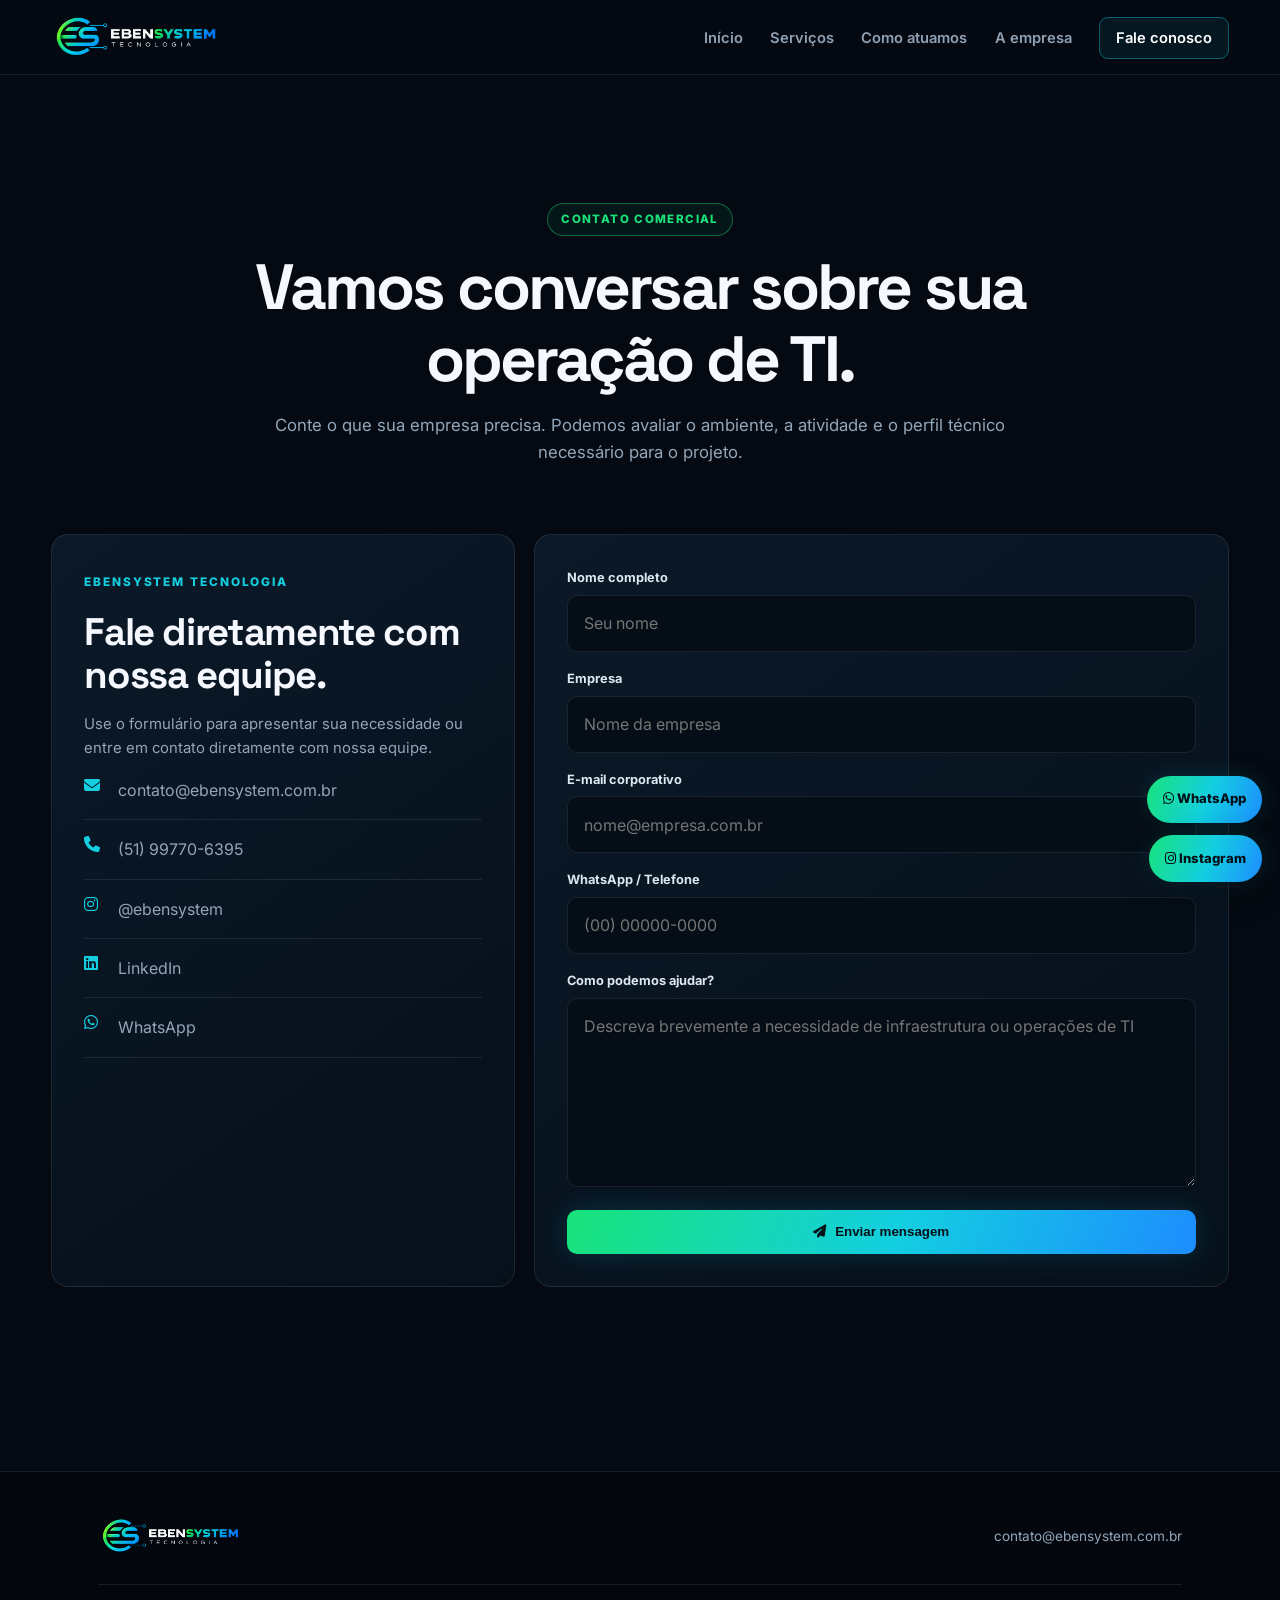
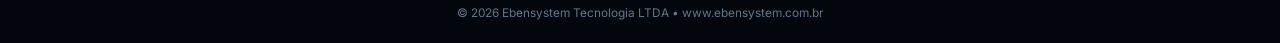
<file: contato/index.html>
<!DOCTYPE html>
<html lang="pt-BR">
 <head>
  <meta charset="utf-8"/>
  <meta content="width=device-width, initial-scale=1.0" name="viewport"/>
  <meta content="Entre em contato com a Ebensystem Tecnologia para demandas de infraestrutura e opera&ccedil;&otilde;es de TI." name="description"/>
  <title>
   Ebensystem Tecnologia | Contato
  </title>

  <link href="../css/style.css" rel="stylesheet"/>

  <link
   href="https://cdnjs.cloudflare.com/ajax/libs/font-awesome/6.4.0/css/all.min.css"
   rel="stylesheet"
  />
 </head>

 <body>

  <header>

   <a class="logo-container" href="../">
    <img
     alt="Ebensystem Tecnologia"
     class="logo-img"
     src="../img/logo.png"
    />
   </a>

   <button
    aria-expanded="false"
    aria-label="Abrir menu"
    class="menu-toggle"
    type="button"
   >
    <i class="fa-solid fa-bars"></i>
   </button>

   <nav>
    <ul>

     <li>
      <a href="../">
       In&iacute;cio
      </a>
     </li>

     <li>
      <a href="../servicos/">
       Servi&ccedil;os
      </a>
     </li>

     <li>
      <a href="../clientes/">
       Como atuamos
      </a>
     </li>

     <li>
      <a href="../historia/">
       A empresa
      </a>
     </li>

     <li>
      <a
       aria-current="page"
       class="active nav-cta"
       href="../contato/"
      >
       Fale conosco
      </a>
     </li>

    </ul>
   </nav>

  </header>


  <main>

   <section class="page-hero">

    <span class="eyebrow">
     Contato comercial
    </span>

    <h1>
     Vamos conversar sobre sua opera&ccedil;&atilde;o de TI.
    </h1>

    <p>
     Conte o que sua empresa precisa. Podemos avaliar o ambiente,
     a atividade e o perfil t&eacute;cnico necess&aacute;rio para o projeto.
    </p>

   </section>


   <section class="section" style="padding-top:1rem">

    <div class="contact-grid">

     <!-- ===============================
          INFORMAÇÕES DE CONTATO
     ================================ -->

     <div class="card contact-info">

      <span class="section-kicker">
       Ebensystem Tecnologia
      </span>

      <h2>
       Fale diretamente com nossa equipe.
      </h2>

      <p class="muted">
       Use o formul&aacute;rio para apresentar sua necessidade
       ou entre em contato diretamente com nossa equipe.
      </p>


      <!-- E-MAIL -->

      <div class="contact-item">

       <i class="fa-solid fa-envelope"></i>

       <span>
        <a href="mailto:contato@ebensystem.com.br">
         contato@ebensystem.com.br
        </a>
       </span>

      </div>


      <!-- TELEFONE -->

      <div class="contact-item">

       <i class="fa-solid fa-phone"></i>

       <span>
        <a href="tel:+5551997706395">
         (51) 99770-6395
        </a>
       </span>

      </div>


      <!-- INSTAGRAM -->

      <div class="contact-item">

       <i class="fa-brands fa-instagram"></i>

       <span>
        <a
         href="https://www.instagram.com/ebensystem/"
         target="_blank"
         rel="noopener noreferrer"
        >
         @ebensystem
        </a>
       </span>

      </div>


      <!-- LINKEDIN -->

      <div class="contact-item">

       <i class="fa-brands fa-linkedin"></i>

       <span>
        <a
         href="#"
         target="_blank"
         rel="noopener noreferrer"
         title="LinkedIn da Ebensystem"
        >
         LinkedIn
        </a>
       </span>

      </div>


      <!-- WHATSAPP -->

      <div class="contact-item">

       <i class="fa-brands fa-whatsapp"></i>

       <span>
        <a
         href="https://wa.me/5551997706395"
         target="_blank"
         rel="noopener noreferrer"
        >
         WhatsApp
        </a>
       </span>

      </div>

     </div>


     <!-- ===============================
          FORMULÁRIO
     ================================ -->

     <div class="card form-card">

      <form id="contatoForm">

       <div class="field">

        <label for="nome">
         Nome completo
        </label>

        <input
         autocomplete="name"
         id="nome"
         name="nome"
         placeholder="Seu nome"
         required
         type="text"
        />

       </div>


       <div class="field">

        <label for="empresa">
         Empresa
        </label>

        <input
         autocomplete="organization"
         id="empresa"
         name="empresa"
         placeholder="Nome da empresa"
         required
         type="text"
        />

       </div>


       <div class="field">

        <label for="email">
         E-mail corporativo
        </label>

        <input
         autocomplete="email"
         id="email"
         name="email"
         placeholder="nome@empresa.com.br"
         required
         type="email"
        />

       </div>


       <div class="field">

        <label for="telefone">
         WhatsApp / Telefone
        </label>

        <input
         autocomplete="tel"
         id="telefone"
         name="telefone"
         placeholder="(00) 00000-0000"
         required
         type="tel"
        />

       </div>


       <div class="field">

        <label for="mensagemInput">
         Como podemos ajudar?
        </label>

        <textarea
         id="mensagemInput"
         name="mensagem"
         placeholder="Descreva brevemente a necessidade de infraestrutura ou opera&ccedil;&otilde;es de TI"
         required
         rows="6"
        ></textarea>

       </div>


       <button
        class="btn-primary"
        id="botaoEnviar"
        style="width:100%;border:0"
        type="submit"
       >

        <i class="fa-solid fa-paper-plane"></i>

        Enviar mensagem

       </button>


       <div
        id="mensagemStatus"
        style="
         display:none;
         margin-top:1rem;
         padding:1rem;
         border-radius:10px;
         text-align:center;
         font-size:.9rem;
        "
       >
       </div>

      </form>

     </div>

    </div>

   </section>

  </main>


  <!-- ===============================
       RODAPÉ
  ================================ -->

  <footer>

   <div class="footer-content">

    <a class="logo-container" href="../">

     <img
      alt="Ebensystem Tecnologia"
      class="logo-img"
      src="../img/logo.png"
     />

    </a>


    <p class="footer-mail">

     <a href="mailto:contato@ebensystem.com.br">
      contato@ebensystem.com.br
     </a>

    </p>

   </div>


   <div class="footer-bottom">

    &copy; 2026 Ebensystem Tecnologia LTDA
    &bull;
    www.ebensystem.com.br

   </div>

  </footer>


  <!-- ===============================
       BOTÕES FLUTUANTES
  ================================ -->

  <div class="botoes-flutuantes">


   <!-- WHATSAPP -->

   <a
    class="btn-flutuante btn-whatsapp"
    href="https://wa.me/5551997706395"
    target="_blank"
    rel="noopener noreferrer"
    title="Falar com a Ebensystem pelo WhatsApp"
   >

    <i class="fa-brands fa-whatsapp"></i>

    <span>
     WhatsApp
    </span>

   </a>


   <!-- INSTAGRAM -->

   <a
    class="btn-flutuante btn-instagram"
    href="https://www.instagram.com/ebensystem/"
    target="_blank"
    rel="noopener noreferrer"
    title="Siga a Ebensystem no Instagram"
   >

    <i class="fa-brands fa-instagram"></i>

    <span>
     Instagram
    </span>

   </a>

  </div>


  <!-- ===============================
       JAVASCRIPT PRINCIPAL
  ================================ -->

  <script src="../app.js"></script>


  <!-- ===============================
       FORMULÁRIO DE CONTATO
  ================================ -->

  <script>

   const URL_GOOGLE_SCRIPT =
   "https://script.google.com/macros/s/AKfycbyErbGTxbWgbDkYpPAev3G8jn32YWXqZ4-0YdC6YroZFDTGgHvf-Fb2URH-WttVSCJX/exec";


   const formulario =
   document.getElementById("contatoForm");


   const botao =
   document.getElementById("botaoEnviar");


   const status =
   document.getElementById("mensagemStatus");


   formulario.addEventListener(
    "submit",
    function(event)
    {

     event.preventDefault();


     const dados =
     {

      nome:
      document
      .getElementById("nome")
      .value
      .trim(),

      empresa:
      document
      .getElementById("empresa")
      .value
      .trim(),

      email:
      document
      .getElementById("email")
      .value
      .trim(),

      telefone:
      document
      .getElementById("telefone")
      .value
      .trim(),

      mensagem:
      document
      .getElementById("mensagemInput")
      .value
      .trim()

     };


     botao.disabled = true;


     botao.innerHTML =
     '<i class="fa-solid fa-spinner fa-spin"></i> Enviando...';


     status.style.display =
     "none";


     fetch(
      URL_GOOGLE_SCRIPT,
      {

       method: "POST",

       mode: "no-cors",

       headers:
       {
        "Content-Type":
        "application/json"
       },

       body:
       JSON.stringify(dados)

      }
     )


     .then(
      () =>
      {

       status.style.display =
       "block";

       status.style.background =
       "rgba(25,227,122,.09)";

       status.style.border =
       "1px solid rgba(25,227,122,.3)";

       status.style.color =
       "#aaffcc";

       status.innerHTML =
       "✓ Solicitação enviada. Em breve entraremos em contato.";


       formulario.reset();

      }
     )


     .catch(
      () =>
      {

       status.style.display =
       "block";

       status.style.background =
       "rgba(255,80,80,.08)";

       status.style.border =
       "1px solid rgba(255,100,100,.3)";

       status.style.color =
       "#ffbaba";

       status.textContent =
       "Não foi possível enviar a mensagem. Tente novamente mais tarde.";

      }
     )


     .finally(
      () =>
      {

       botao.disabled =
       false;

       botao.innerHTML =
       '<i class="fa-solid fa-paper-plane"></i> Enviar mensagem';

      }
     );

    }
   );

  </script>

 </body>

</html>
</file>
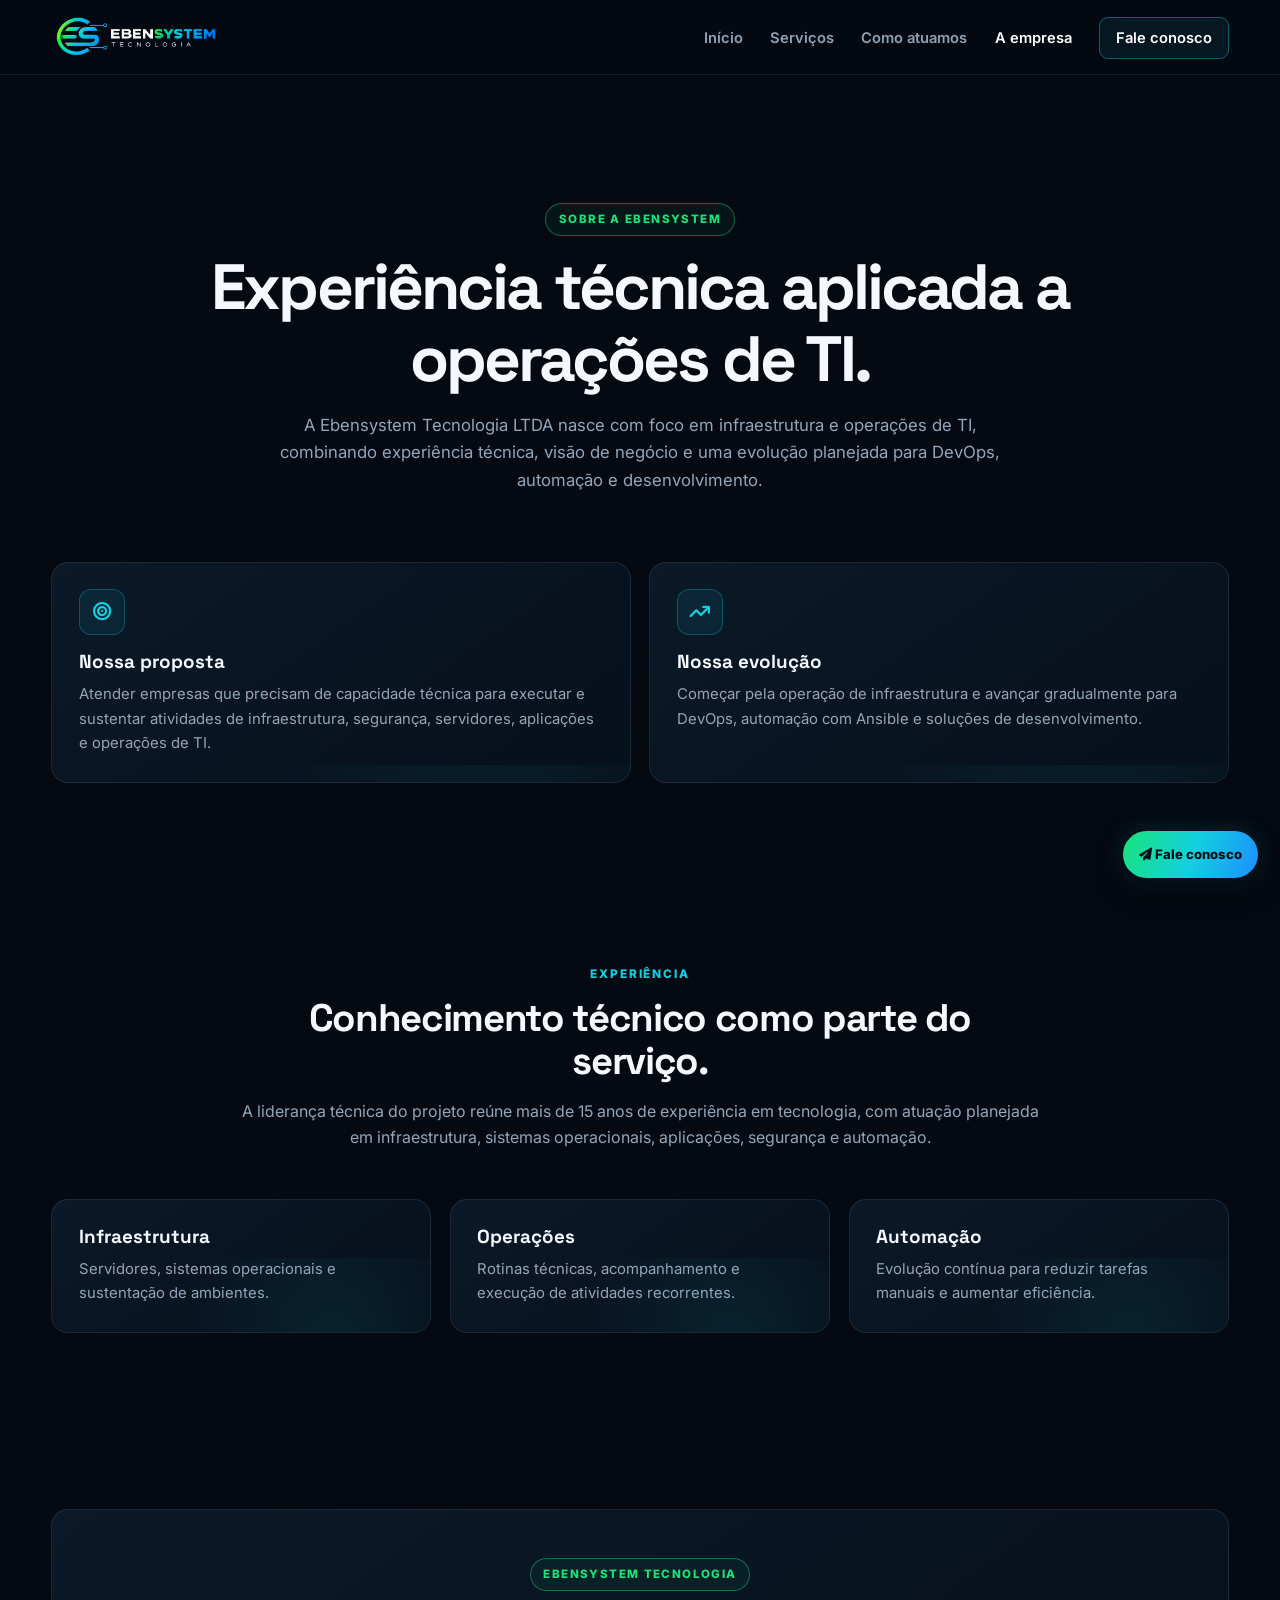
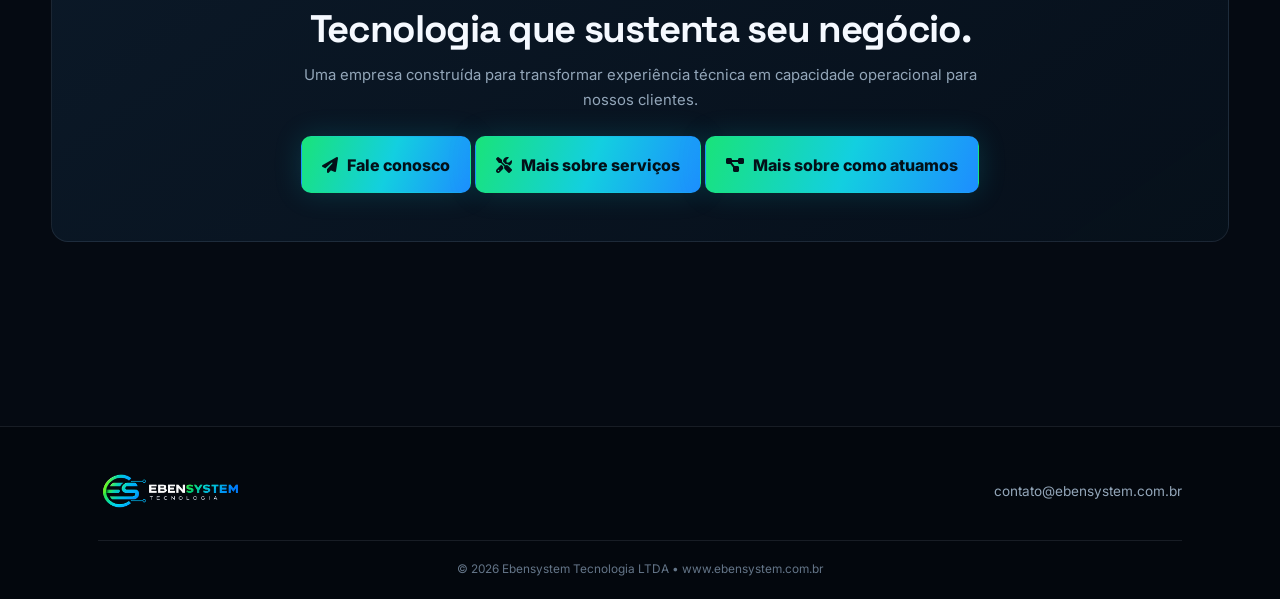
<file: historia/index.html>
<!DOCTYPE html>
<html lang="pt-BR">
 <head>
  <meta charset="utf-8"/>
  <meta content="width=device-width, initial-scale=1.0" name="viewport"/>
  <meta content="Conhe&ccedil;a a Ebensystem Tecnologia, sua proposta e evolu&ccedil;&atilde;o em infraestrutura, opera&ccedil;&otilde;es, DevOps e automa&ccedil;&atilde;o." name="description"/>
  <title>
   Ebensystem Tecnologia | A Empresa
  </title>
  <link href="../css/style.css" rel="stylesheet"/>
  <link href="https://cdnjs.cloudflare.com/ajax/libs/font-awesome/6.4.0/css/all.min.css" rel="stylesheet"/>
 </head>
 <body>
  <header>
   <a class="logo-container" href="../">
    <img alt="Ebensystem Tecnologia" class="logo-img" src="../img/logo.png"/>
   </a>
   <button aria-expanded="false" aria-label="Abrir menu" class="menu-toggle" type="button">
    <i class="fa-solid fa-bars">
    </i>
   </button>
   <nav>
    <ul>
     <li>
      <a href="../">
       In&iacute;cio
      </a>
     </li>
     <li>
      <a href="../servicos/">
       Servi&ccedil;os
      </a>
     </li>
     <li>
      <a href="../clientes/">
       Como atuamos
      </a>
     </li>
     <li>
      <a aria-current="page" class="active" href="../historia/">
       A empresa
      </a>
     </li>
     <li>
      <a class="nav-cta" href="../contato/">
       Fale conosco
      </a>
     </li>
    </ul>
   </nav>
  </header>
  <main>
   <section class="page-hero">
    <span class="eyebrow">
     Sobre a Ebensystem
    </span>
    <h1>
     Experi&ecirc;ncia t&eacute;cnica aplicada a opera&ccedil;&otilde;es de TI.
    </h1>
    <p>
     A Ebensystem Tecnologia LTDA nasce com foco em infraestrutura e opera&ccedil;&otilde;es de TI, combinando experi&ecirc;ncia t&eacute;cnica, vis&atilde;o de neg&oacute;cio e uma evolu&ccedil;&atilde;o planejada para DevOps, automa&ccedil;&atilde;o e desenvolvimento.
    </p>
   </section>
   <section class="section" style="padding-top:1rem">
    <div class="grid-2">
     <div class="card">
      <div class="card-icon">
       <i class="fa-solid fa-bullseye">
       </i>
      </div>
      <h3>
       Nossa proposta
      </h3>
      <p>
       Atender empresas que precisam de capacidade t&eacute;cnica para executar e sustentar atividades de infraestrutura, seguran&ccedil;a, servidores, aplica&ccedil;&otilde;es e opera&ccedil;&otilde;es de TI.
      </p>
     </div>
     <div class="card">
      <div class="card-icon">
       <i class="fa-solid fa-arrow-trend-up">
       </i>
      </div>
      <h3>
       Nossa evolu&ccedil;&atilde;o
      </h3>
      <p>
       Come&ccedil;ar pela opera&ccedil;&atilde;o de infraestrutura e avan&ccedil;ar gradualmente para DevOps, automa&ccedil;&atilde;o com Ansible e solu&ccedil;&otilde;es de desenvolvimento.
      </p>
     </div>
    </div>
   </section>
   <section class="section">
    <div class="section-head">
     <span class="section-kicker">
      Experi&ecirc;ncia
     </span>
     <h2>
      Conhecimento t&eacute;cnico como parte do servi&ccedil;o.
     </h2>
     <p>
      A lideran&ccedil;a t&eacute;cnica do projeto re&uacute;ne mais de 15 anos de experi&ecirc;ncia em tecnologia, com atua&ccedil;&atilde;o planejada em infraestrutura, sistemas operacionais, aplica&ccedil;&otilde;es, seguran&ccedil;a e automa&ccedil;&atilde;o.
     </p>
    </div>
    <div class="grid-3">
     <div class="card">
      <h3>
       Infraestrutura
      </h3>
      <p>
       Servidores, sistemas operacionais e sustenta&ccedil;&atilde;o de ambientes.
      </p>
     </div>
     <div class="card">
      <h3>
       Opera&ccedil;&otilde;es
      </h3>
      <p>
       Rotinas t&eacute;cnicas, acompanhamento e execu&ccedil;&atilde;o de atividades recorrentes.
      </p>
     </div>
     <div class="card">
      <h3>
       Automa&ccedil;&atilde;o
      </h3>
      <p>
       Evolu&ccedil;&atilde;o cont&iacute;nua para reduzir tarefas manuais e aumentar efici&ecirc;ncia.
      </p>
     </div>
    </div>
   </section>
   <section class="section">
    <div class="card" style="text-align:center;padding:3rem 1.5rem">
     <span class="tech-tag">
      EBENSYSTEM TECNOLOGIA
     </span>
     <h2 style="margin:1rem 0 .8rem">
      Tecnologia que sustenta seu neg&oacute;cio.
     </h2>
     <p class="muted" style="max-width:720px;margin:0 auto 1.5rem">
      Uma empresa constru&iacute;da para transformar experi&ecirc;ncia t&eacute;cnica em capacidade operacional para nossos clientes.
     </p>
     <a class="btn-primary" href="../contato/">
        <i class="fa-solid fa-paper-plane"></i>
      Fale conosco
     </a>
        </a>
       <a class="btn-primary" href="../servicos/">
       <i class="fa-solid fa-screwdriver-wrench"></i>
       </i> 
       Mais sobre serviços
      </a>
       <a class="btn-primary" href="../clientes/">
       <i class="fa-solid fa-diagram-project">
       </i>
       Mais sobre como atuamos
      </a>
    </div>
   </section>
  </main>
  <footer>
   <div class="footer-content">
    <a class="logo-container" href="../">
     <img alt="Ebensystem Tecnologia" class="logo-img" src="../img/logo.png"/>
    </a>
    <p class="footer-mail">
     contato@ebensystem.com.br
    </p>
   </div>
   <div class="footer-bottom">
    &copy; 2026 Ebensystem Tecnologia LTDA &bull; www.ebensystem.com.br
   </div>
  </footer>
  <a class="btn-flutuante" href="../contato/">
   <i class="fa-solid fa-paper-plane">
   </i>
   <span>
    Fale conosco
   </span>
  </a>
  <script src="../app.js">
  </script>
 </body>
</html>
</file>
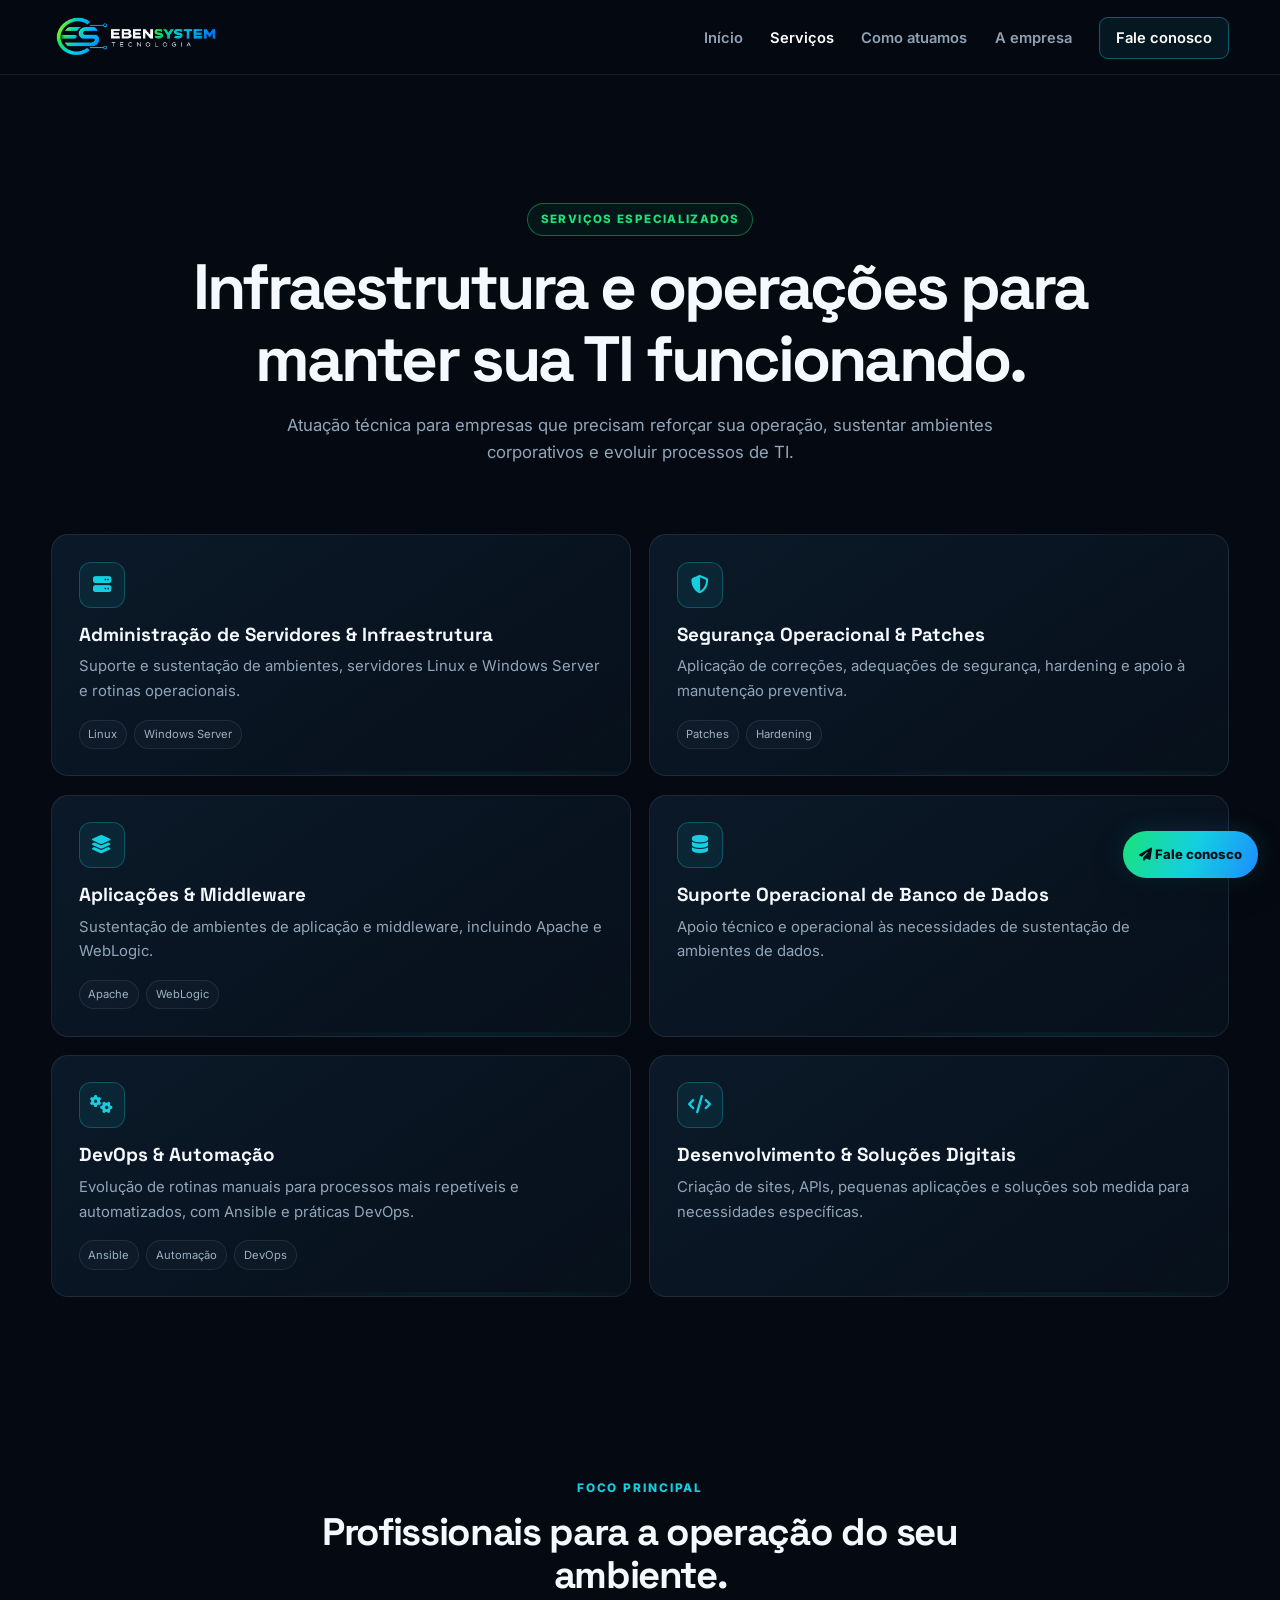
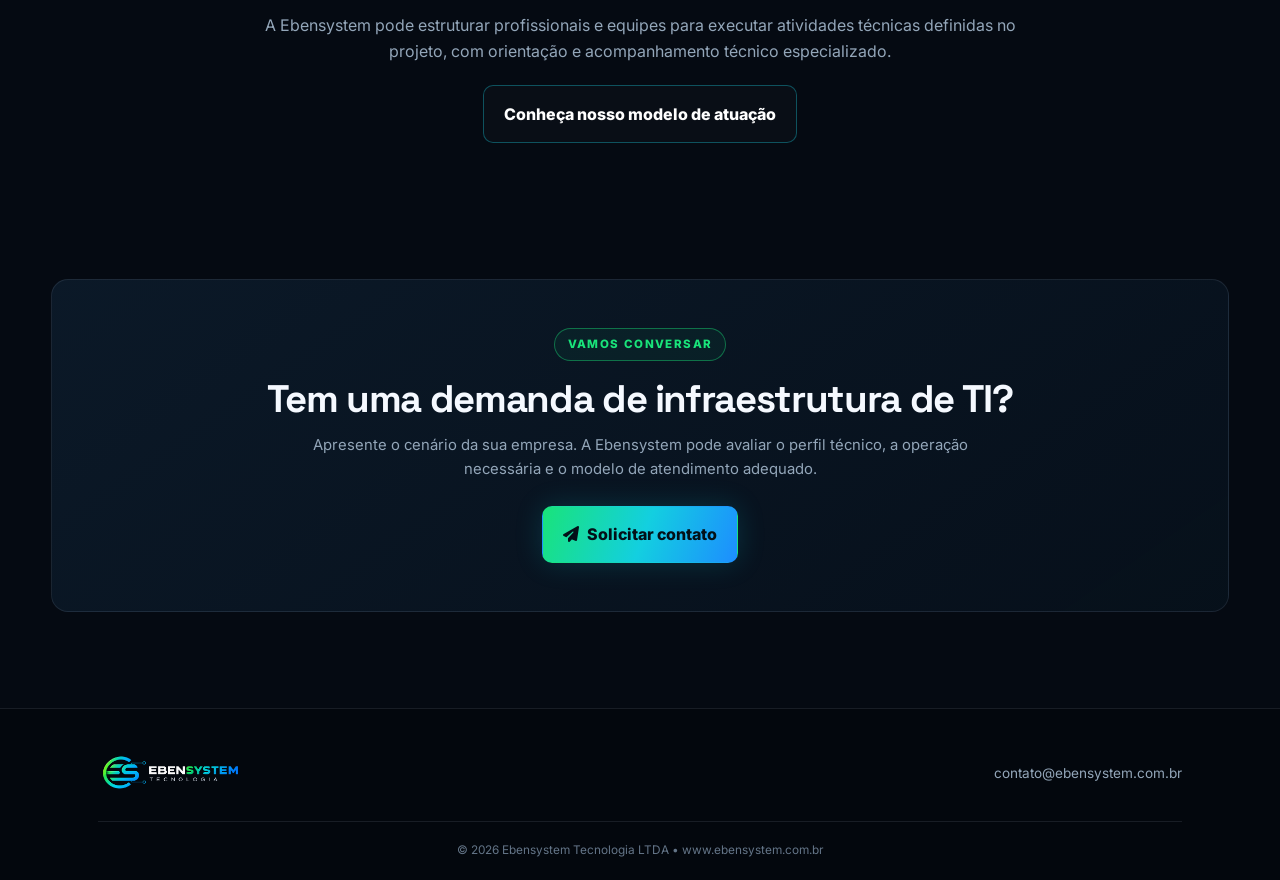
<file: servicos/index.html>
<!DOCTYPE html>
<html lang="pt-BR">
 <head>
  <meta charset="utf-8"/>
  <meta content="width=device-width, initial-scale=1.0" name="viewport"/>
  <meta content="Servi&ccedil;os de infraestrutura, opera&ccedil;&otilde;es, seguran&ccedil;a, servidores, aplica&ccedil;&otilde;es, DevOps, automa&ccedil;&atilde;o e desenvolvimento da Ebensystem Tecnologia." name="description"/>
  <title>
   Ebensystem Tecnologia | Servi&ccedil;os
  </title>
  <link href="../css/style.css" rel="stylesheet"/>
  <link href="https://cdnjs.cloudflare.com/ajax/libs/font-awesome/6.4.0/css/all.min.css" rel="stylesheet"/>
 </head>
 <body>
  <header>
   <a class="logo-container" href="../">
    <img alt="Ebensystem Tecnologia" class="logo-img" src="../img/logo.png"/>
   </a>
   <button aria-expanded="false" aria-label="Abrir menu" class="menu-toggle" type="button">
    <i class="fa-solid fa-bars">
    </i>
   </button>
   <nav>
    <ul>
     <li>
      <a href="../">
       In&iacute;cio
      </a>
     </li>
     <li>
      <a aria-current="page" class="active" href="../servicos/">
       Servi&ccedil;os
      </a>
     </li>
     <li>
      <a href="../clientes/">
       Como atuamos
      </a>
     </li>
     <li>
      <a href="../historia/">
       A empresa
      </a>
     </li>
     <li>
      <a class="nav-cta" href="../contato/">
       Fale conosco
      </a>
     </li>
    </ul>
   </nav>
  </header>
  <main>
   <section class="page-hero">
    <span class="eyebrow">
     Servi&ccedil;os especializados
    </span>
    <h1>
     Infraestrutura e opera&ccedil;&otilde;es para manter sua TI funcionando.
    </h1>
    <p>
     Atua&ccedil;&atilde;o t&eacute;cnica para empresas que precisam refor&ccedil;ar sua opera&ccedil;&atilde;o, sustentar ambientes corporativos e evoluir processos de TI.
    </p>
   </section>
   <section class="section" style="padding-top:1rem">
    <div class="grid-2">
     <div class="card">
      <div class="card-icon">
       <i class="fa-solid fa-server">
       </i>
      </div>
      <h3>
       Administra&ccedil;&atilde;o de Servidores &amp; Infraestrutura
      </h3>
      <p>
       Suporte e sustenta&ccedil;&atilde;o de ambientes, servidores Linux e Windows Server e rotinas operacionais.
      </p>
      <div class="tech-badge-list">
       <span class="tech-badge">
        Linux
       </span>
       <span class="tech-badge">
        Windows Server
       </span>
      </div>
     </div>
     <div class="card">
      <div class="card-icon">
       <i class="fa-solid fa-shield-halved">
       </i>
      </div>
      <h3>
       Seguran&ccedil;a Operacional &amp; Patches
      </h3>
      <p>
       Aplica&ccedil;&atilde;o de corre&ccedil;&otilde;es, adequa&ccedil;&otilde;es de seguran&ccedil;a, hardening e apoio &agrave; manuten&ccedil;&atilde;o preventiva.
      </p>
      <div class="tech-badge-list">
       <span class="tech-badge">
        Patches
       </span>
       <span class="tech-badge">
        Hardening
       </span>
      </div>
     </div>
     <div class="card">
      <div class="card-icon">
       <i class="fa-solid fa-layer-group">
       </i>
      </div>
      <h3>
       Aplica&ccedil;&otilde;es &amp; Middleware
      </h3>
      <p>
       Sustenta&ccedil;&atilde;o de ambientes de aplica&ccedil;&atilde;o e middleware, incluindo Apache e WebLogic.
      </p>
      <div class="tech-badge-list">
       <span class="tech-badge">
        Apache
       </span>
       <span class="tech-badge">
        WebLogic
       </span>
      </div>
     </div>
     <div class="card">
      <div class="card-icon">
       <i class="fa-solid fa-database">
       </i>
      </div>
      <h3>
       Suporte Operacional de Banco de Dados
      </h3>
      <p>
       Apoio t&eacute;cnico e operacional &agrave;s necessidades de sustenta&ccedil;&atilde;o de ambientes de dados.
      </p>
     </div>
     <div class="card">
      <div class="card-icon">
       <i class="fa-solid fa-gears">
       </i>
      </div>
      <h3>
       DevOps &amp; Automa&ccedil;&atilde;o
      </h3>
      <p>
       Evolu&ccedil;&atilde;o de rotinas manuais para processos mais repet&iacute;veis e automatizados, com Ansible e pr&aacute;ticas DevOps.
      </p>
      <div class="tech-badge-list">
       <span class="tech-badge">
        Ansible
       </span>
       <span class="tech-badge">
        Automa&ccedil;&atilde;o
       </span>
       <span class="tech-badge">
        DevOps
       </span>
      </div>
     </div>
     <div class="card">
      <div class="card-icon">
       <i class="fa-solid fa-code">
       </i>
      </div>
      <h3>
       Desenvolvimento &amp; Solu&ccedil;&otilde;es Digitais
      </h3>
      <p>
       Cria&ccedil;&atilde;o de sites, APIs, pequenas aplica&ccedil;&otilde;es e solu&ccedil;&otilde;es sob medida para necessidades espec&iacute;ficas.
      </p>
     </div>
    </div>
   </section>
   <section class="section">
    <div class="section-head">
     <span class="section-kicker">
      Foco principal
     </span>
     <h2>
      Profissionais para a opera&ccedil;&atilde;o do seu ambiente.
     </h2>
     <p>
      A Ebensystem pode estruturar profissionais e equipes para executar atividades t&eacute;cnicas definidas no projeto, com orienta&ccedil;&atilde;o e acompanhamento t&eacute;cnico especializado.
     </p>
     <a class="btn-secondary" href="../clientes/" style="margin-top:1.3rem">
      Conhe&ccedil;a nosso modelo de atua&ccedil;&atilde;o
     </a>
    </div>
   </section>

   </div>
    <div class="card" style="text-align:center;padding:3rem 1.5rem">
        <span class="tech-tag">
      VAMOS CONVERSAR
     </span>
     <h2 style="margin:1rem 0 .8rem">
      Tem uma demanda de infraestrutura de TI?
     </h2>
     <p class="muted" style="max-width:700px;margin:0 auto 1.5rem">
      Apresente o cen&aacute;rio da sua empresa. A Ebensystem pode avaliar o perfil t&eacute;cnico, a opera&ccedil;&atilde;o necess&aacute;ria e o modelo de atendimento adequado.
     </p>
     <a class="btn-primary" href="../contato/">
      <i class="fa-solid fa-paper-plane">
      </i>
      Solicitar contato
     </a>
      </a>
    </div>
    
  </main>
  <footer>
   <div class="footer-content">
    <a class="logo-container" href="../">
     <img alt="Ebensystem Tecnologia" class="logo-img" src="../img/logo.png"/>
    </a>
    <p class="footer-mail">
     contato@ebensystem.com.br
    </p>
   </div>
   <div class="footer-bottom">
    &copy; 2026 Ebensystem Tecnologia LTDA &bull; www.ebensystem.com.br
   </div>
  </footer>
  <a class="btn-flutuante" href="../contato/">
   <i class="fa-solid fa-paper-plane">
   </i>
   <span>
    Fale conosco
   </span>
  </a>
  <script src="../app.js">
  </script>
 </body>
</html>
</file>
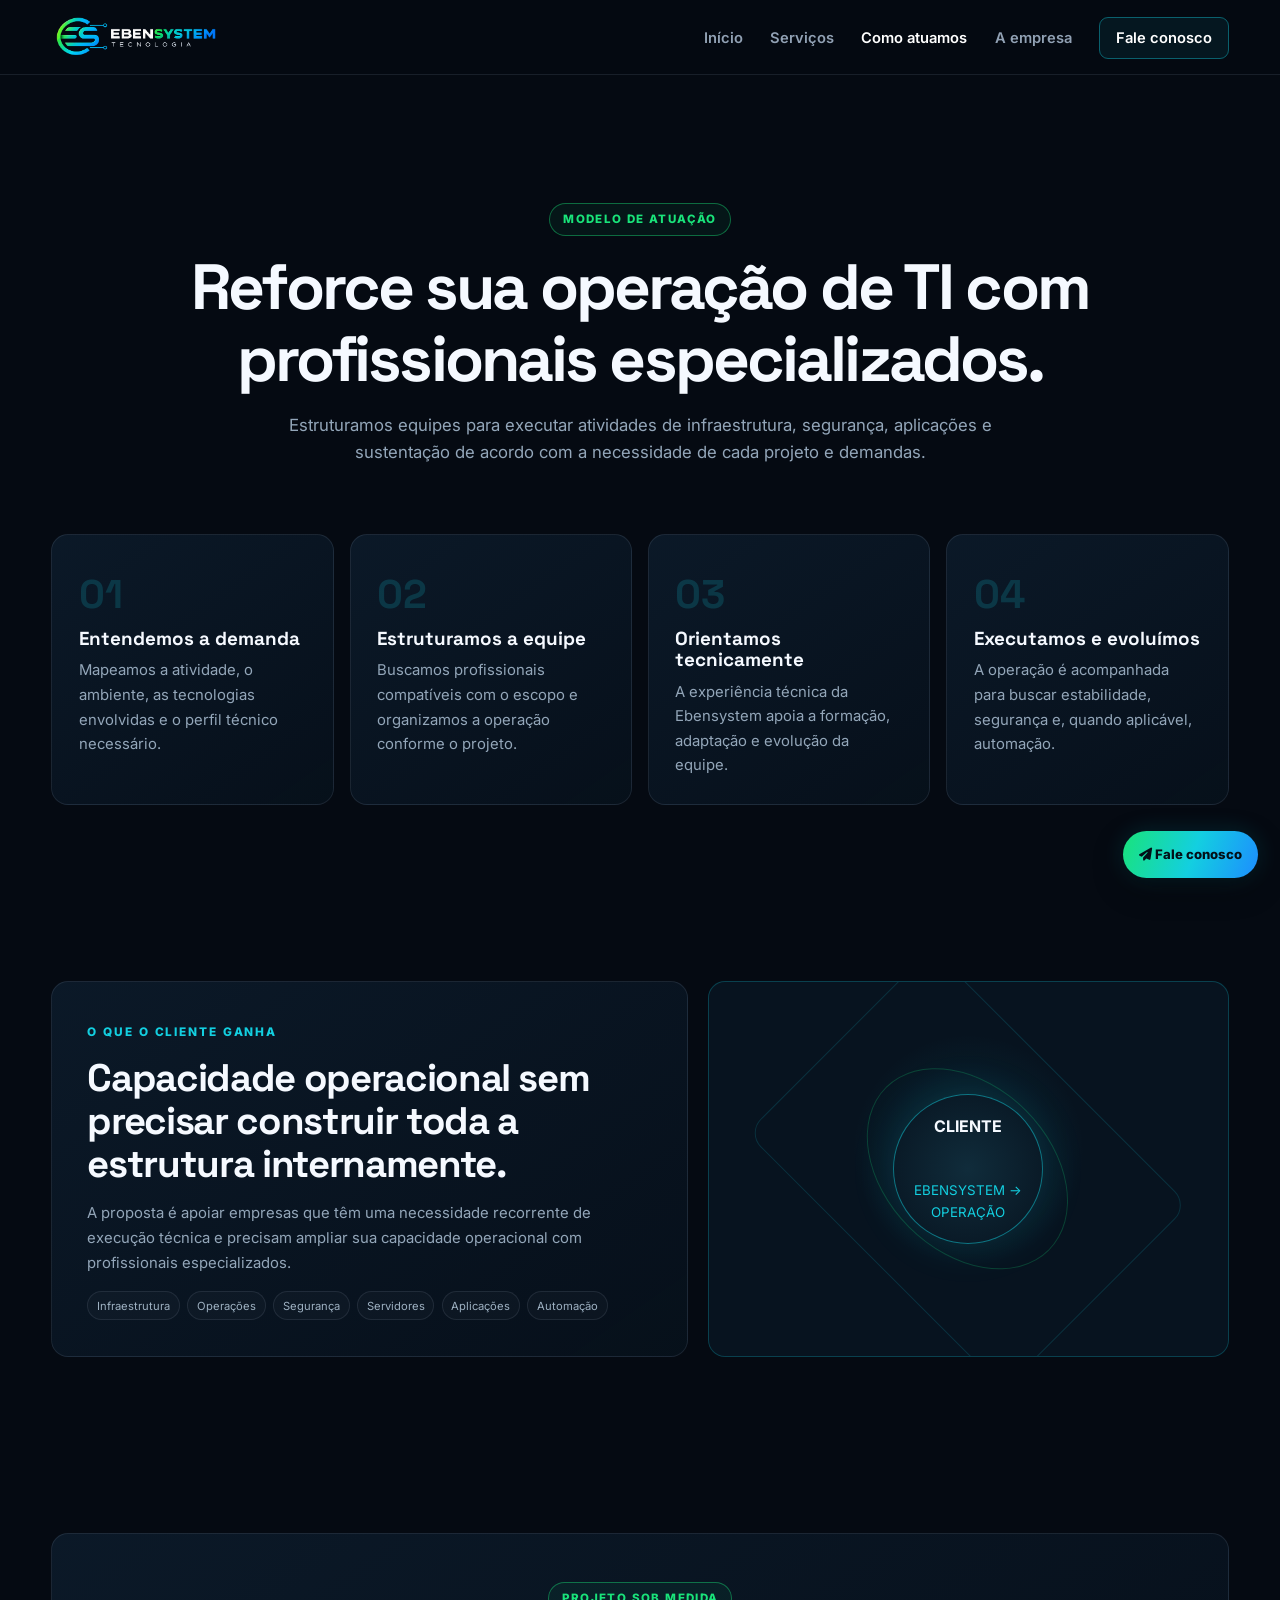
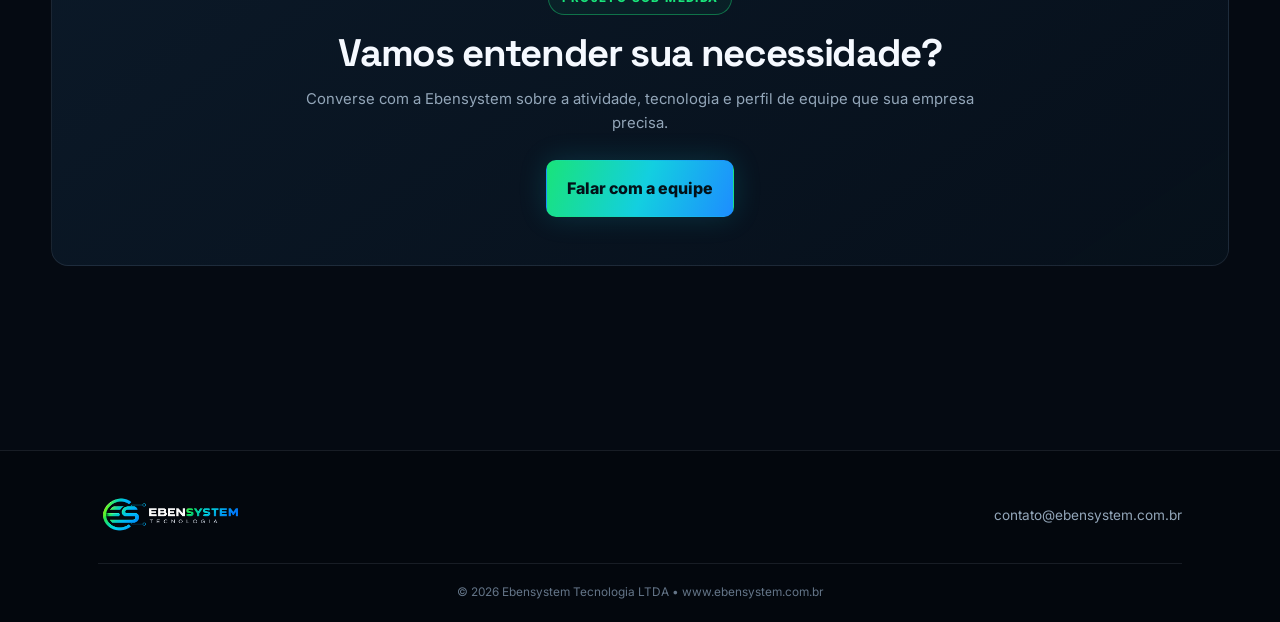
<file: clientes.html>
<!DOCTYPE html>
<html lang="pt-BR">
 <head>
  <meta charset="utf-8"/>
  <meta content="width=device-width, initial-scale=1.0" name="viewport"/>
  <meta content="Como a Ebensystem estrutura profissionais e equipes para opera&ccedil;&otilde;es de infraestrutura de TI." name="description"/>
  <title>
   Ebensystem Tecnologia | Como Atuamos
  </title>
  <link href="css/style.css" rel="stylesheet"/>
  <link href="https://cdnjs.cloudflare.com/ajax/libs/font-awesome/6.4.0/css/all.min.css" rel="stylesheet"/>
 </head>
 <body>
  <header>
   <a class="logo-container" href="index.html">
    <img alt="Ebensystem Tecnologia" class="logo-img" src="img/logo.png"/>
   </a>
   <button aria-expanded="false" aria-label="Abrir menu" class="menu-toggle" type="button">
    <i class="fa-solid fa-bars">
    </i>
   </button>
   <nav>
    <ul>
     <li>
      <a href="index.html">
       In&iacute;cio
      </a>
     </li>
     <li>
      <a href="servicos.html">
       Servi&ccedil;os
      </a>
     </li>
     <li>
      <a aria-current="page" class="active" href="clientes.html">
       Como atuamos
      </a>
     </li>
     <li>
      <a href="historia.html">
       A empresa
      </a>
     </li>
     <li>
      <a class="nav-cta" href="contato.html">
       Fale conosco
      </a>
     </li>
    </ul>
   </nav>
  </header>
  <main>
   <section class="page-hero">
    <span class="eyebrow">
     Modelo de atua&ccedil;&atilde;o
    </span>
    <h1>
     Reforce sua opera&ccedil;&atilde;o de TI com profissionais especializados.
    </h1>
    <p>
     Estruturamos equipes para executar atividades de infraestrutura, seguran&ccedil;a, aplica&ccedil;&otilde;es e sustenta&ccedil;&atilde;o de acordo com a necessidade de cada projeto e demandas.
    </p>
   </section>
   <section class="section" style="padding-top:1rem">
    <div class="timeline">
     <div class="card">
      <div class="num">
       01
      </div>
      <h3>
       Entendemos a demanda
      </h3>
      <p>
       Mapeamos a atividade, o ambiente, as tecnologias envolvidas e o perfil t&eacute;cnico necess&aacute;rio.
      </p>
     </div>
     <div class="card">
      <div class="num">
       02
      </div>
      <h3>
       Estruturamos a equipe
      </h3>
      <p>
       Buscamos profissionais compat&iacute;veis com o escopo e organizamos a opera&ccedil;&atilde;o conforme o projeto.
      </p>
     </div>
     <div class="card">
      <div class="num">
       03
      </div>
      <h3>
       Orientamos tecnicamente
      </h3>
      <p>
       A experi&ecirc;ncia t&eacute;cnica da Ebensystem apoia a forma&ccedil;&atilde;o, adapta&ccedil;&atilde;o e evolu&ccedil;&atilde;o da equipe.
      </p>
     </div>
     <div class="card">
      <div class="num">
       04
      </div>
      <h3>
       Executamos e evolu&iacute;mos
      </h3>
      <p>
       A opera&ccedil;&atilde;o &eacute; acompanhada para buscar estabilidade, seguran&ccedil;a e, quando aplic&aacute;vel, automa&ccedil;&atilde;o.
      </p>
     </div>
    </div>
   </section>
   <section class="section">
    <div class="model">
     <div class="card model-main">
      <span class="section-kicker">
       O que o cliente ganha
      </span>
      <h2>
       Capacidade operacional sem precisar construir toda a estrutura internamente.
      </h2>
      <p>
       A proposta &eacute; apoiar empresas que t&ecirc;m uma necessidade recorrente de execu&ccedil;&atilde;o t&eacute;cnica e precisam ampliar sua capacidade operacional com profissionais especializados.
      </p>
      <div class="tech-badge-list">
       <span class="tech-badge">
        Infraestrutura
       </span>
       <span class="tech-badge">
        Opera&ccedil;&otilde;es
       </span>
       <span class="tech-badge">
        Seguran&ccedil;a
       </span>
       <span class="tech-badge">
        Servidores
       </span>
       <span class="tech-badge">
        Aplica&ccedil;&otilde;es
       </span>
       <span class="tech-badge">
        Automa&ccedil;&atilde;o
       </span>
      </div>
     </div>
     <div class="tech-panel">
      <div class="network">
      </div>
      <div class="network-label">
       <div>
        <strong>
         CLIENTE
        </strong>
        <small>
         EBENSYSTEM &rarr; OPERA&Ccedil;&Atilde;O
        </small>
       </div>
      </div>
     </div>
    </div>
   </section>
   <section class="section">
    <div class="card" style="text-align:center;padding:3rem 1.5rem">
     <span class="tech-tag">
      PROJETO SOB MEDIDA
     </span>
     <h2 style="margin:1rem 0 .8rem">
      Vamos entender sua necessidade?
     </h2>
     <p class="muted" style="max-width:700px;margin:0 auto 1.5rem">
      Converse com a Ebensystem sobre a atividade, tecnologia e perfil de equipe que sua empresa precisa.
     </p>
     <a class="btn-primary" href="contato.html">
      Falar com a equipe
     </a>
    </div>
   </section>
  </main>
  <footer>
   <div class="footer-content">
    <a class="logo-container" href="index.html">
     <img alt="Ebensystem Tecnologia" class="logo-img" src="img/logo.png"/>
    </a>
    <p class="footer-mail">
     contato@ebensystem.com.br
    </p>
   </div>
   <div class="footer-bottom">
    &copy; 2026 Ebensystem Tecnologia LTDA &bull; www.ebensystem.com.br
   </div>
  </footer>
  <a class="btn-flutuante" href="contato.html">
   <i class="fa-solid fa-paper-plane">
   </i>
   <span>
    Fale conosco
   </span>
  </a>
  <script src="app.js">
  </script>
 </body>
</html>
</file>
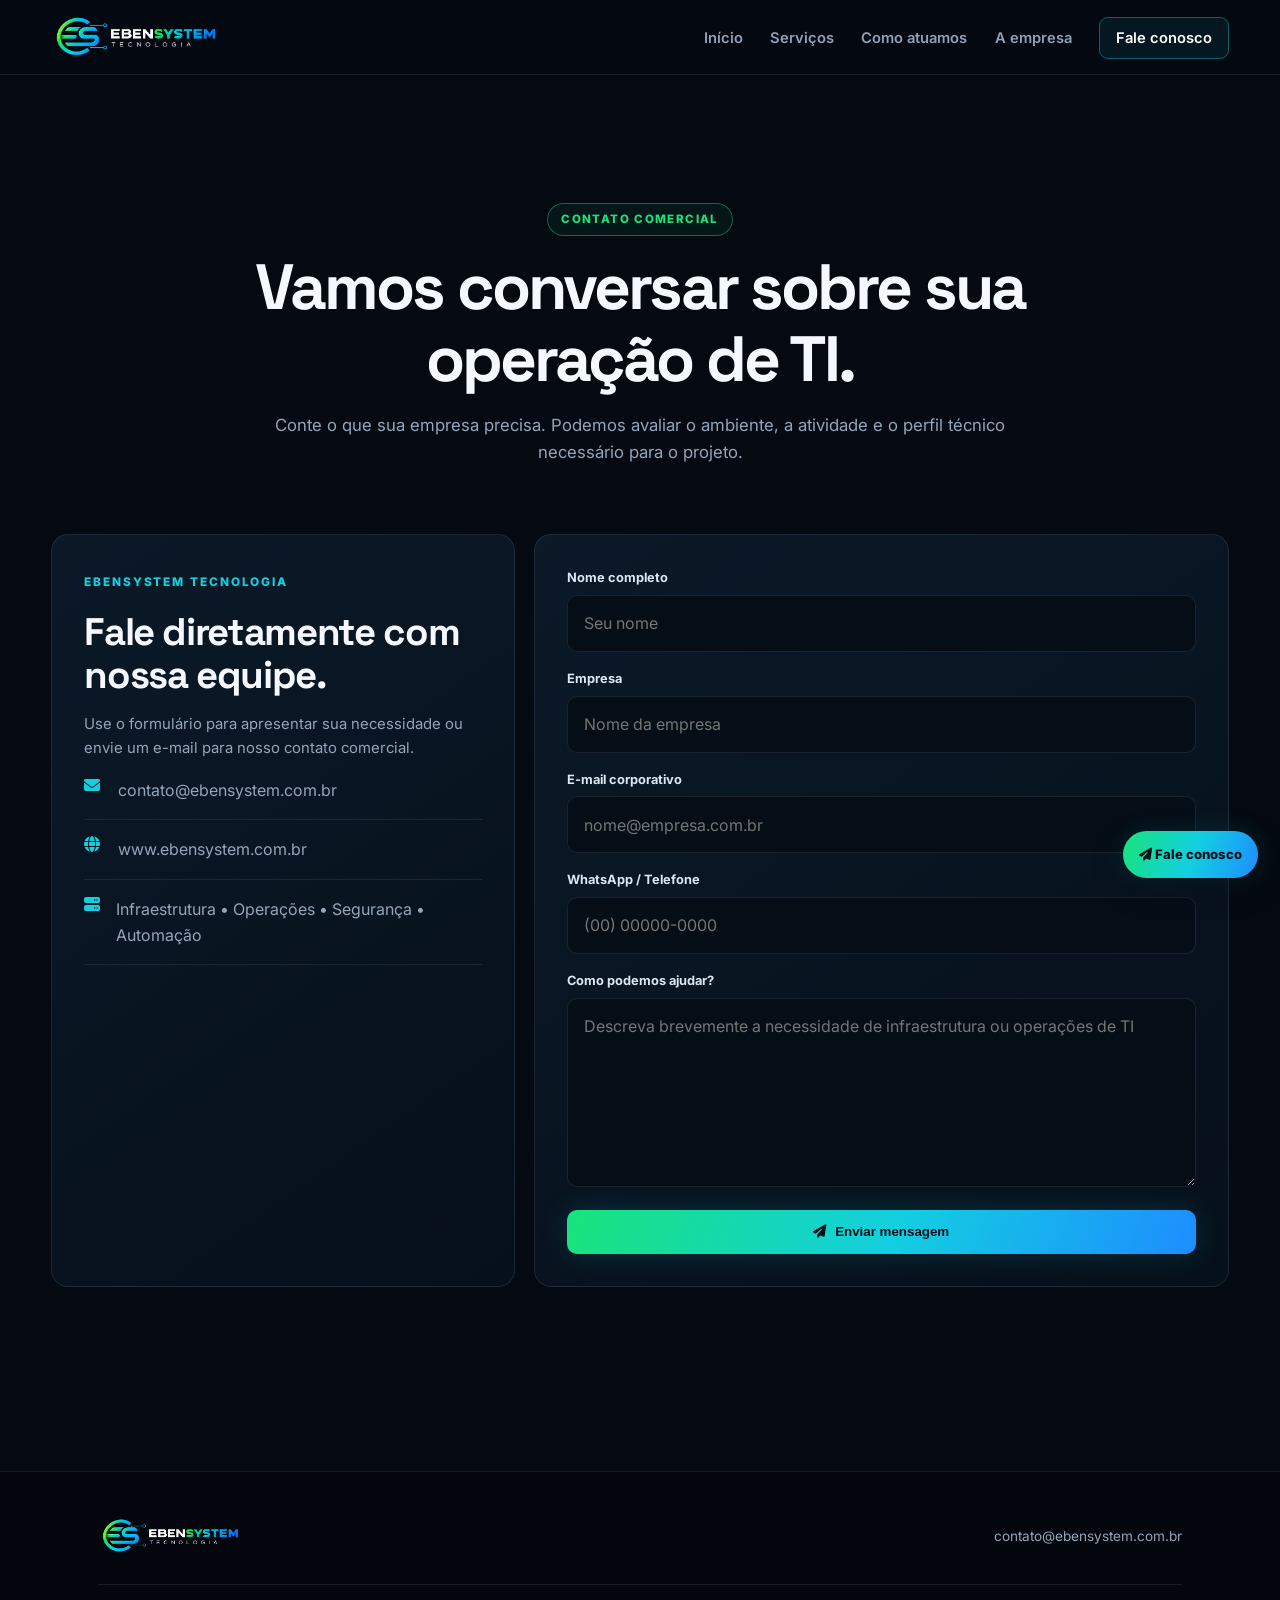
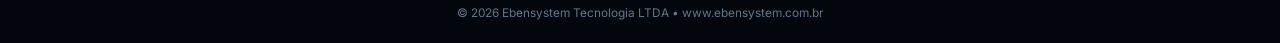
<file: contato.html>
<!DOCTYPE html>
<html lang="pt-BR">
 <head>
  <meta charset="utf-8"/>
  <meta content="width=device-width, initial-scale=1.0" name="viewport"/>
  <meta content="Entre em contato com a Ebensystem Tecnologia para demandas de infraestrutura e opera&ccedil;&otilde;es de TI." name="description"/>
  <title>
   Ebensystem Tecnologia | Contato
  </title>
  <link href="css/style.css" rel="stylesheet"/>
  <link href="https://cdnjs.cloudflare.com/ajax/libs/font-awesome/6.4.0/css/all.min.css" rel="stylesheet"/>
 </head>
 <body>
  <header>
   <a class="logo-container" href="index.html">
    <img alt="Ebensystem Tecnologia" class="logo-img" src="img/logo.png"/>
   </a>
   <button aria-expanded="false" aria-label="Abrir menu" class="menu-toggle" type="button">
    <i class="fa-solid fa-bars">
    </i>
   </button>
   <nav>
    <ul>
     <li>
      <a href="index.html">
       In&iacute;cio
      </a>
     </li>
     <li>
      <a href="servicos.html">
       Servi&ccedil;os
      </a>
     </li>
     <li>
      <a href="clientes.html">
       Como atuamos
      </a>
     </li>
     <li>
      <a href="historia.html">
       A empresa
      </a>
     </li>
     <li>
      <a aria-current="page" class="active nav-cta" href="contato.html">
       Fale conosco
      </a>
     </li>
    </ul>
   </nav>
  </header>
  <main>
   <section class="page-hero">
    <span class="eyebrow">
     Contato comercial
    </span>
    <h1>
     Vamos conversar sobre sua opera&ccedil;&atilde;o de TI.
    </h1>
    <p>
     Conte o que sua empresa precisa. Podemos avaliar o ambiente, a atividade e o perfil t&eacute;cnico necess&aacute;rio para o projeto.
    </p>
   </section>
   <section class="section" style="padding-top:1rem">
    <div class="contact-grid">
     <div class="card contact-info">
      <span class="section-kicker">
       Ebensystem Tecnologia
      </span>
      <h2>
       Fale diretamente com nossa equipe.
      </h2>
      <p class="muted">
       Use o formul&aacute;rio para apresentar sua necessidade ou envie um e-mail para nosso contato comercial.
      </p>
      <div class="contact-item">
       <i class="fa-solid fa-envelope">
       </i>
       <span>
        contato@ebensystem.com.br
       </span>
      </div>
      <div class="contact-item">
       <i class="fa-solid fa-globe">
       </i>
       <span>
        www.ebensystem.com.br
       </span>
      </div>
      <div class="contact-item">
       <i class="fa-solid fa-server">
       </i>
       <span>
        Infraestrutura &bull; Opera&ccedil;&otilde;es &bull; Seguran&ccedil;a &bull; Automa&ccedil;&atilde;o
       </span>
      </div>
     </div>
     <div class="card form-card">
      <form id="contatoForm">
       <div class="field">
        <label for="nome">
         Nome completo
        </label>
        <input autocomplete="name" id="nome" name="nome" placeholder="Seu nome" required="" type="text"/>
       </div>
       <div class="field">
        <label for="empresa">
         Empresa
        </label>
        <input autocomplete="organization" id="empresa" name="empresa" placeholder="Nome da empresa" required="" type="text"/>
       </div>
       <div class="field">
        <label for="email">
         E-mail corporativo
        </label>
        <input autocomplete="email" id="email" name="email" placeholder="nome@empresa.com.br" required="" type="email"/>
       </div>
       <div class="field">
        <label for="telefone">
         WhatsApp / Telefone
        </label>
        <input autocomplete="tel" id="telefone" name="telefone" placeholder="(00) 00000-0000" required="" type="tel"/>
       </div>
       <div class="field">
        <label for="mensagemInput">
         Como podemos ajudar?
        </label>
        <textarea id="mensagemInput" name="mensagem" placeholder="Descreva brevemente a necessidade de infraestrutura ou opera&ccedil;&otilde;es de TI" required="" rows="6"></textarea>
       </div>
       <button class="btn-primary" id="botaoEnviar" style="width:100%;border:0" type="submit">
        <i class="fa-solid fa-paper-plane">
        </i>
        Enviar mensagem
       </button>
       <div id="mensagemStatus" style="display:none;margin-top:1rem;padding:1rem;border-radius:10px;text-align:center;font-size:.9rem">
       </div>
      </form>
     </div>
    </div>
   </section>
  </main>
  <footer>
   <div class="footer-content">
    <a class="logo-container" href="index.html">
     <img alt="Ebensystem Tecnologia" class="logo-img" src="img/logo.png"/>
    </a>
    <p class="footer-mail">
     contato@ebensystem.com.br
    </p>
   </div>
   <div class="footer-bottom">
    &copy; 2026 Ebensystem Tecnologia LTDA &bull; www.ebensystem.com.br
   </div>
  </footer>
  <a class="btn-flutuante" href="contato.html">
   <i class="fa-solid fa-paper-plane">
   </i>
   <span>
    Fale conosco
   </span>
  </a>
  <script src="app.js">
  </script>
  <script>
   const URL_GOOGLE_SCRIPT="https://script.google.com/macros/s/AKfycbxbaqxP5i2WHzeRXm_CP9tS21ItWK4qnkqc0J8f_REmZSvTwFLXLMEnH2UUDY3efSYDhw/exec";
const formulario=document.getElementById("contatoForm"),botao=document.getElementById("botaoEnviar"),status=document.getElementById("mensagemStatus");
formulario.addEventListener("submit",function(event){event.preventDefault();const dados={nome:document.getElementById("nome").value.trim(),empresa:document.getElementById("empresa").value.trim(),email:document.getElementById("email").value.trim(),telefone:document.getElementById("telefone").value.trim(),mensagem:document.getElementById("mensagemInput").value.trim()};botao.disabled=true;botao.innerHTML='<i class="fa-solid fa-spinner fa-spin"></i> Enviando...';status.style.display="none";fetch(URL_GOOGLE_SCRIPT,{method:"POST",mode:"no-cors",headers:{"Content-Type":"application/json"},body:JSON.stringify(dados)}).then(()=>{status.style.display="block";status.style.background="rgba(25,227,122,.09)";status.style.border="1px solid rgba(25,227,122,.3)";status.style.color="#aaffcc";status.innerHTML="✓ Solicitação enviada. Em breve entraremos em contato.";formulario.reset()}).catch(()=>{status.style.display="block";status.style.background="rgba(255,80,80,.08)";status.style.border="1px solid rgba(255,100,100,.3)";status.style.color="#ffbaba";status.textContent="Não foi possível enviar a mensagem. Tente novamente mais tarde."}).finally(()=>{botao.disabled=false;botao.innerHTML='<i class="fa-solid fa-paper-plane"></i> Enviar mensagem'})});
  </script>
 </body>
</html>
</file>
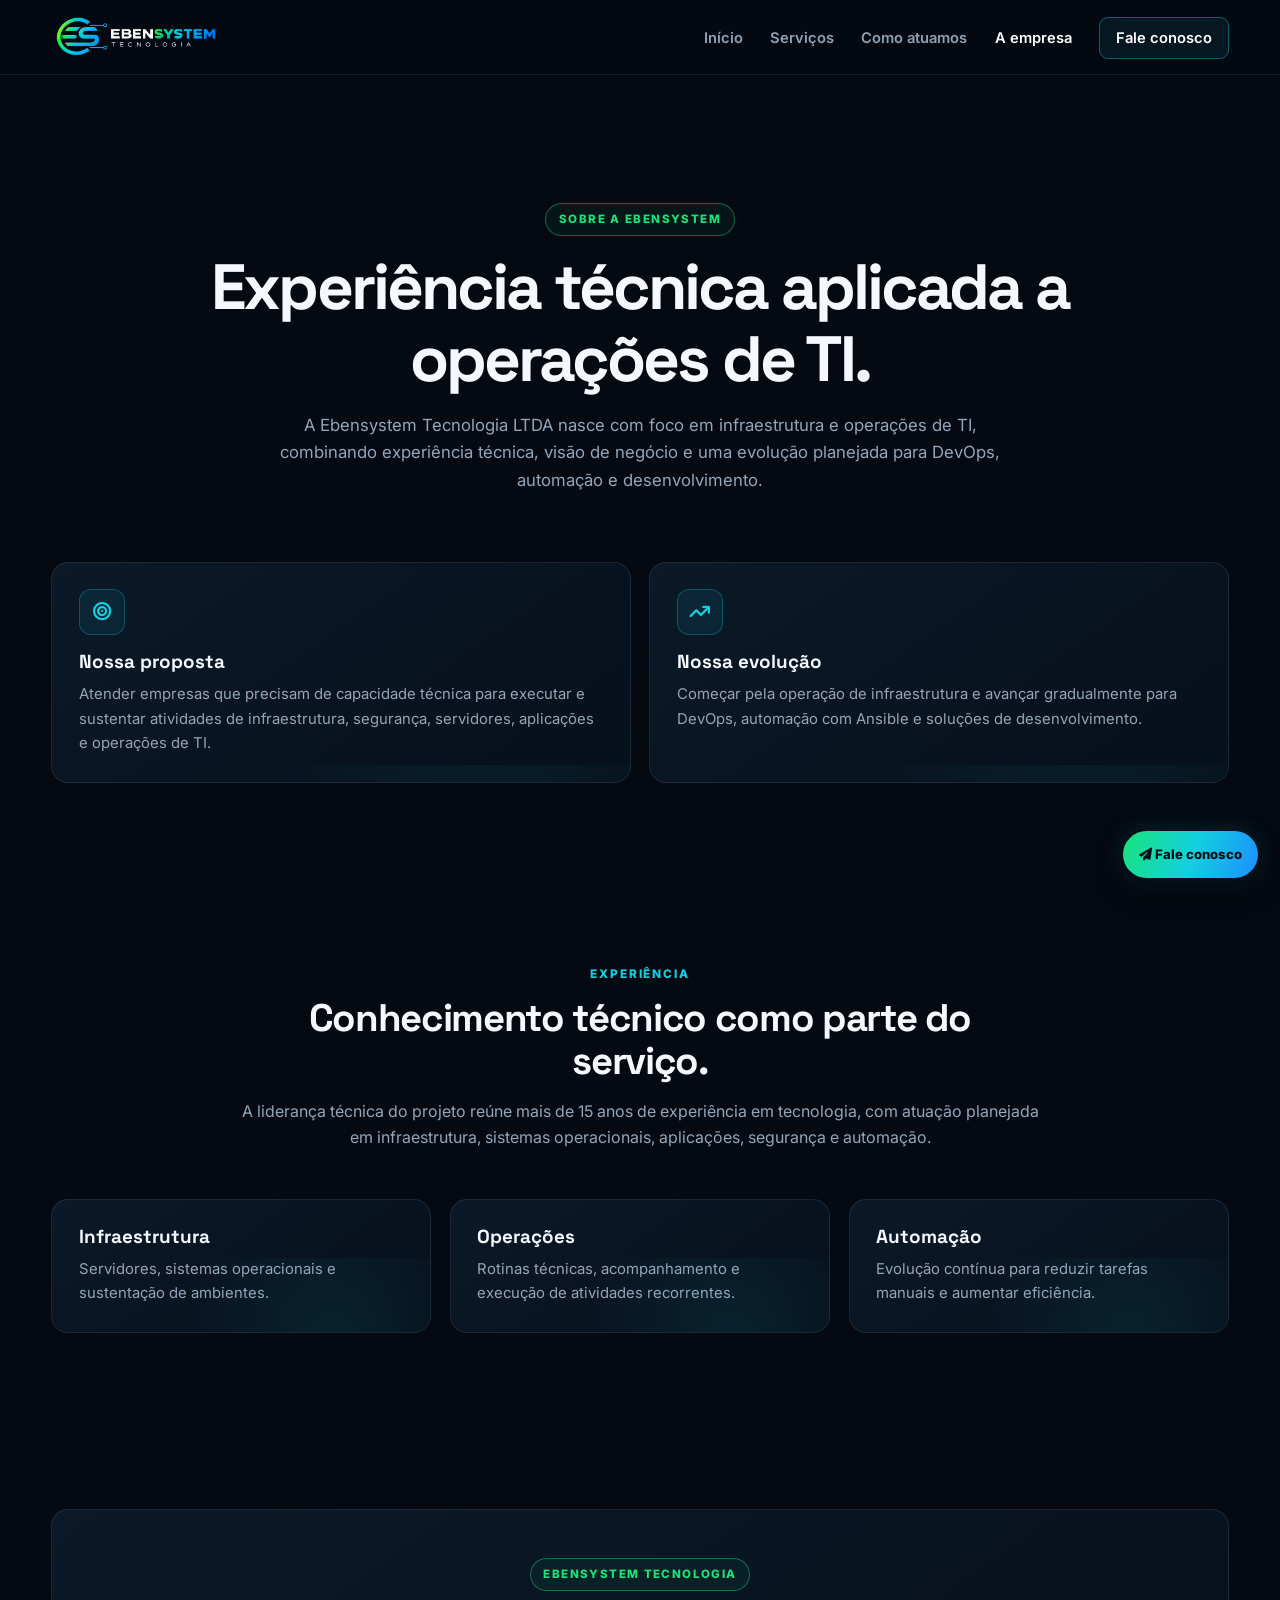
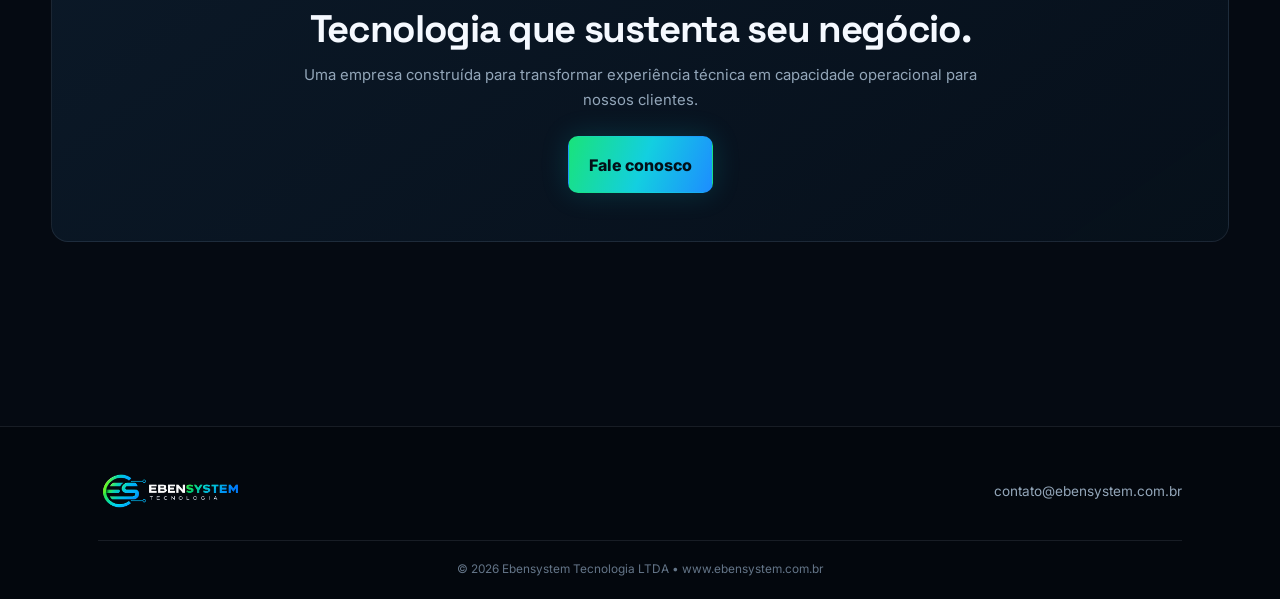
<file: historia.html>
<!DOCTYPE html>
<html lang="pt-BR">
 <head>
  <meta charset="utf-8"/>
  <meta content="width=device-width, initial-scale=1.0" name="viewport"/>
  <meta content="Conhe&ccedil;a a Ebensystem Tecnologia, sua proposta e evolu&ccedil;&atilde;o em infraestrutura, opera&ccedil;&otilde;es, DevOps e automa&ccedil;&atilde;o." name="description"/>
  <title>
   Ebensystem Tecnologia | A Empresa
  </title>
  <link href="css/style.css" rel="stylesheet"/>
  <link href="https://cdnjs.cloudflare.com/ajax/libs/font-awesome/6.4.0/css/all.min.css" rel="stylesheet"/>
 </head>
 <body>
  <header>
   <a class="logo-container" href="index.html">
    <img alt="Ebensystem Tecnologia" class="logo-img" src="img/logo.png"/>
   </a>
   <button aria-expanded="false" aria-label="Abrir menu" class="menu-toggle" type="button">
    <i class="fa-solid fa-bars">
    </i>
   </button>
   <nav>
    <ul>
     <li>
      <a href="index.html">
       In&iacute;cio
      </a>
     </li>
     <li>
      <a href="servicos.html">
       Servi&ccedil;os
      </a>
     </li>
     <li>
      <a href="clientes.html">
       Como atuamos
      </a>
     </li>
     <li>
      <a aria-current="page" class="active" href="historia.html">
       A empresa
      </a>
     </li>
     <li>
      <a class="nav-cta" href="contato.html">
       Fale conosco
      </a>
     </li>
    </ul>
   </nav>
  </header>
  <main>
   <section class="page-hero">
    <span class="eyebrow">
     Sobre a Ebensystem
    </span>
    <h1>
     Experi&ecirc;ncia t&eacute;cnica aplicada a opera&ccedil;&otilde;es de TI.
    </h1>
    <p>
     A Ebensystem Tecnologia LTDA nasce com foco em infraestrutura e opera&ccedil;&otilde;es de TI, combinando experi&ecirc;ncia t&eacute;cnica, vis&atilde;o de neg&oacute;cio e uma evolu&ccedil;&atilde;o planejada para DevOps, automa&ccedil;&atilde;o e desenvolvimento.
    </p>
   </section>
   <section class="section" style="padding-top:1rem">
    <div class="grid-2">
     <div class="card">
      <div class="card-icon">
       <i class="fa-solid fa-bullseye">
       </i>
      </div>
      <h3>
       Nossa proposta
      </h3>
      <p>
       Atender empresas que precisam de capacidade t&eacute;cnica para executar e sustentar atividades de infraestrutura, seguran&ccedil;a, servidores, aplica&ccedil;&otilde;es e opera&ccedil;&otilde;es de TI.
      </p>
     </div>
     <div class="card">
      <div class="card-icon">
       <i class="fa-solid fa-arrow-trend-up">
       </i>
      </div>
      <h3>
       Nossa evolu&ccedil;&atilde;o
      </h3>
      <p>
       Come&ccedil;ar pela opera&ccedil;&atilde;o de infraestrutura e avan&ccedil;ar gradualmente para DevOps, automa&ccedil;&atilde;o com Ansible e solu&ccedil;&otilde;es de desenvolvimento.
      </p>
     </div>
    </div>
   </section>
   <section class="section">
    <div class="section-head">
     <span class="section-kicker">
      Experi&ecirc;ncia
     </span>
     <h2>
      Conhecimento t&eacute;cnico como parte do servi&ccedil;o.
     </h2>
     <p>
      A lideran&ccedil;a t&eacute;cnica do projeto re&uacute;ne mais de 15 anos de experi&ecirc;ncia em tecnologia, com atua&ccedil;&atilde;o planejada em infraestrutura, sistemas operacionais, aplica&ccedil;&otilde;es, seguran&ccedil;a e automa&ccedil;&atilde;o.
     </p>
    </div>
    <div class="grid-3">
     <div class="card">
      <h3>
       Infraestrutura
      </h3>
      <p>
       Servidores, sistemas operacionais e sustenta&ccedil;&atilde;o de ambientes.
      </p>
     </div>
     <div class="card">
      <h3>
       Opera&ccedil;&otilde;es
      </h3>
      <p>
       Rotinas t&eacute;cnicas, acompanhamento e execu&ccedil;&atilde;o de atividades recorrentes.
      </p>
     </div>
     <div class="card">
      <h3>
       Automa&ccedil;&atilde;o
      </h3>
      <p>
       Evolu&ccedil;&atilde;o cont&iacute;nua para reduzir tarefas manuais e aumentar efici&ecirc;ncia.
      </p>
     </div>
    </div>
   </section>
   <section class="section">
    <div class="card" style="text-align:center;padding:3rem 1.5rem">
     <span class="tech-tag">
      EBENSYSTEM TECNOLOGIA
     </span>
     <h2 style="margin:1rem 0 .8rem">
      Tecnologia que sustenta seu neg&oacute;cio.
     </h2>
     <p class="muted" style="max-width:720px;margin:0 auto 1.5rem">
      Uma empresa constru&iacute;da para transformar experi&ecirc;ncia t&eacute;cnica em capacidade operacional para nossos clientes.
     </p>
     <a class="btn-primary" href="contato.html">
      Fale conosco
     </a>
    </div>
   </section>
  </main>
  <footer>
   <div class="footer-content">
    <a class="logo-container" href="index.html">
     <img alt="Ebensystem Tecnologia" class="logo-img" src="img/logo.png"/>
    </a>
    <p class="footer-mail">
     contato@ebensystem.com.br
    </p>
   </div>
   <div class="footer-bottom">
    &copy; 2026 Ebensystem Tecnologia LTDA &bull; www.ebensystem.com.br
   </div>
  </footer>
  <a class="btn-flutuante" href="contato.html">
   <i class="fa-solid fa-paper-plane">
   </i>
   <span>
    Fale conosco
   </span>
  </a>
  <script src="app.js">
  </script>
 </body>
</html>
</file>
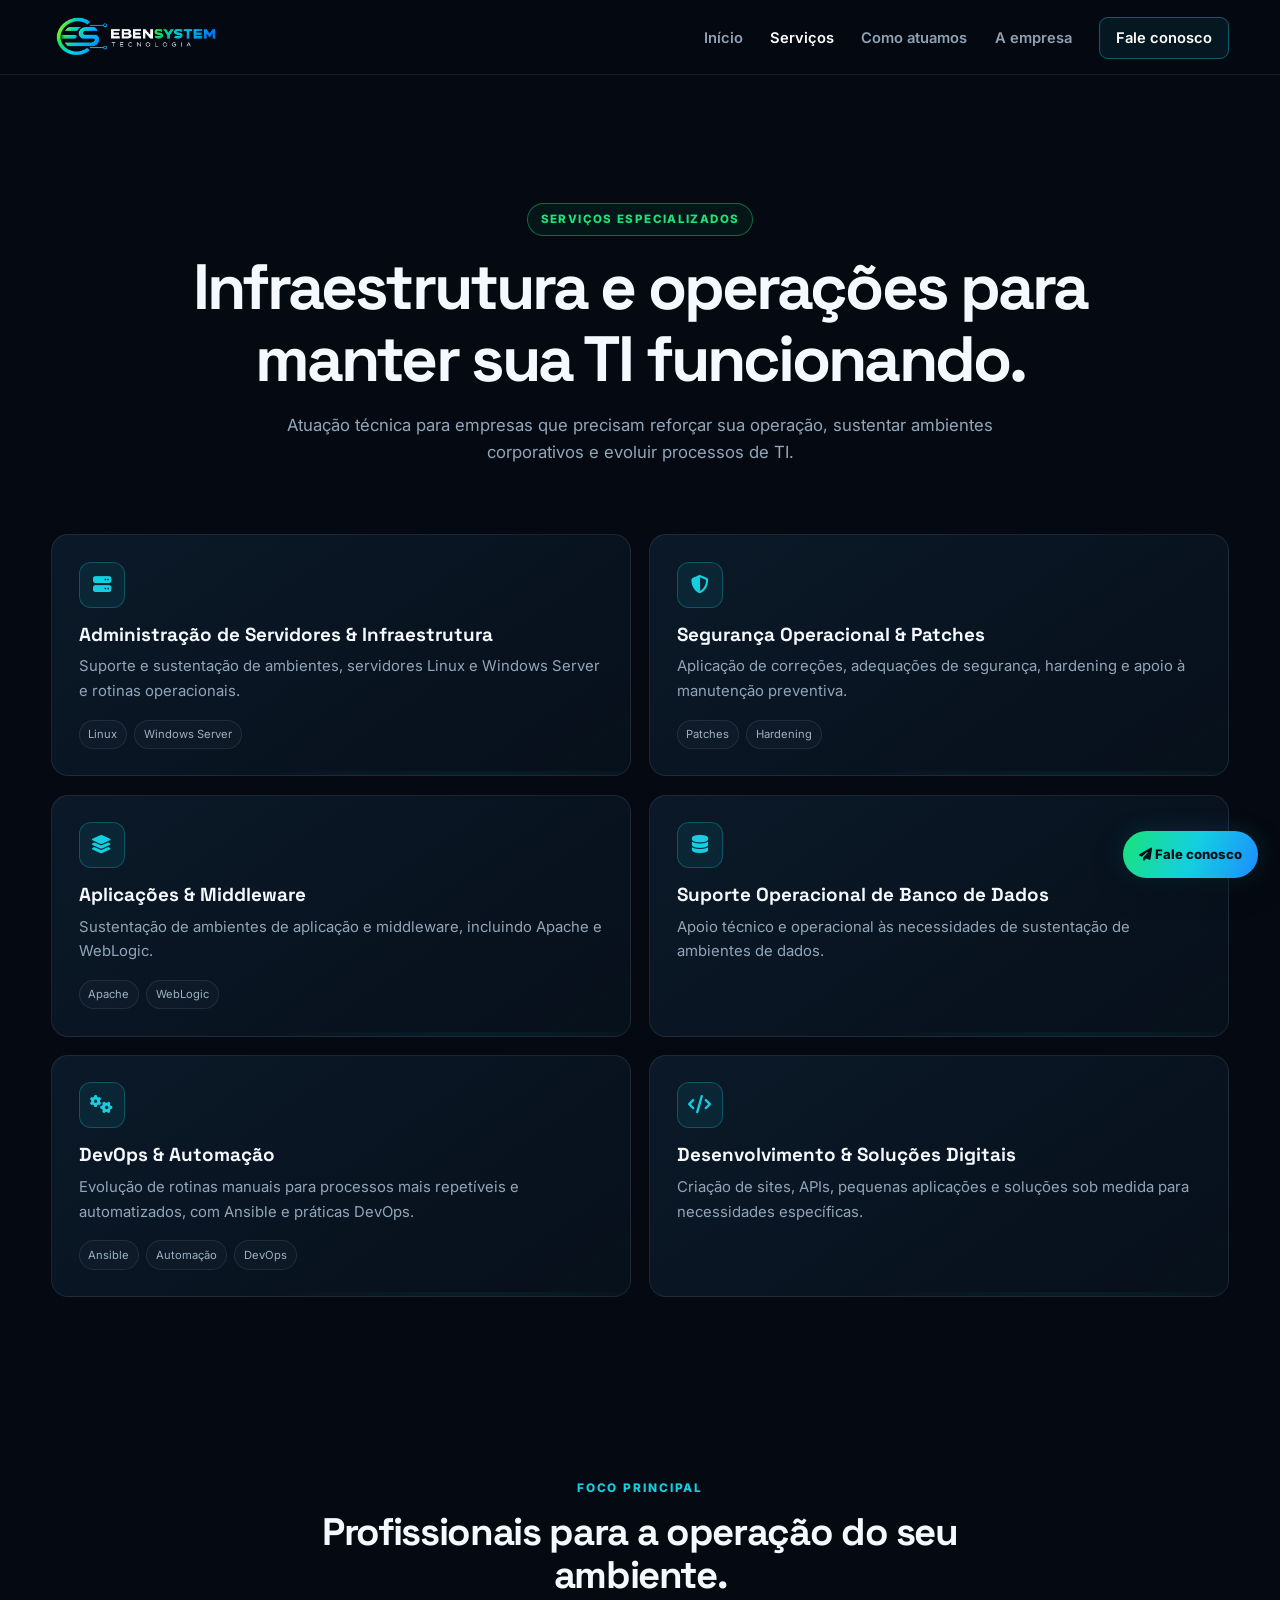
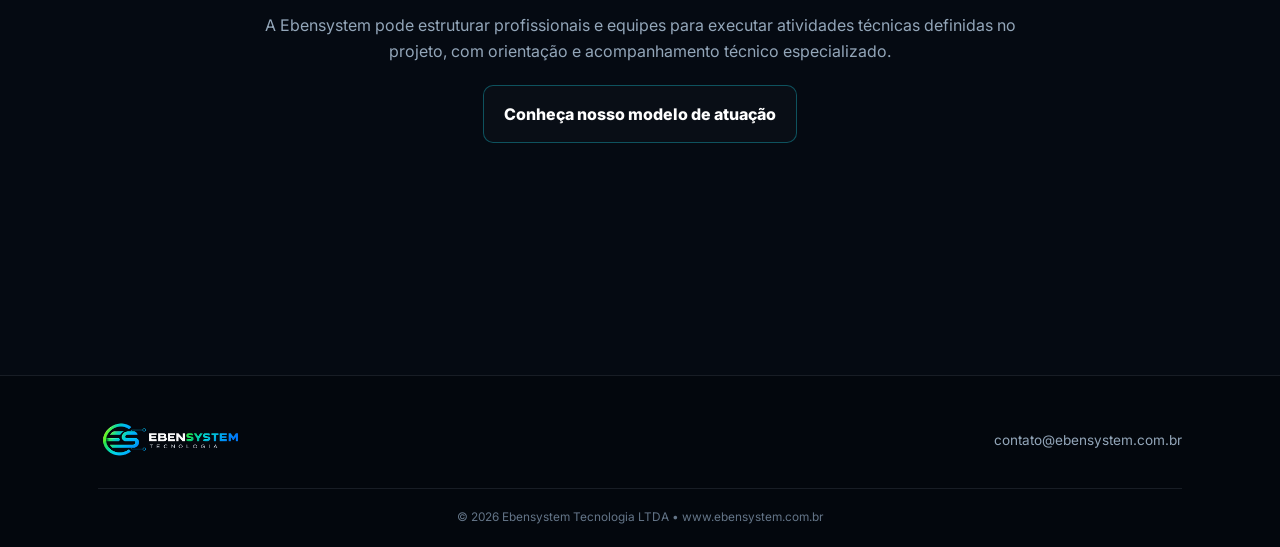
<file: servicos.html>
<!DOCTYPE html>
<html lang="pt-BR">
 <head>
  <meta charset="utf-8"/>
  <meta content="width=device-width, initial-scale=1.0" name="viewport"/>
  <meta content="Servi&ccedil;os de infraestrutura, opera&ccedil;&otilde;es, seguran&ccedil;a, servidores, aplica&ccedil;&otilde;es, DevOps, automa&ccedil;&atilde;o e desenvolvimento da Ebensystem Tecnologia." name="description"/>
  <title>
   Ebensystem Tecnologia | Servi&ccedil;os
  </title>
  <link href="css/style.css" rel="stylesheet"/>
  <link href="https://cdnjs.cloudflare.com/ajax/libs/font-awesome/6.4.0/css/all.min.css" rel="stylesheet"/>
 </head>
 <body>
  <header>
   <a class="logo-container" href="index.html">
    <img alt="Ebensystem Tecnologia" class="logo-img" src="img/logo.png"/>
   </a>
   <button aria-expanded="false" aria-label="Abrir menu" class="menu-toggle" type="button">
    <i class="fa-solid fa-bars">
    </i>
   </button>
   <nav>
    <ul>
     <li>
      <a href="index.html">
       In&iacute;cio
      </a>
     </li>
     <li>
      <a aria-current="page" class="active" href="servicos.html">
       Servi&ccedil;os
      </a>
     </li>
     <li>
      <a href="clientes.html">
       Como atuamos
      </a>
     </li>
     <li>
      <a href="historia.html">
       A empresa
      </a>
     </li>
     <li>
      <a class="nav-cta" href="contato.html">
       Fale conosco
      </a>
     </li>
    </ul>
   </nav>
  </header>
  <main>
   <section class="page-hero">
    <span class="eyebrow">
     Servi&ccedil;os especializados
    </span>
    <h1>
     Infraestrutura e opera&ccedil;&otilde;es para manter sua TI funcionando.
    </h1>
    <p>
     Atua&ccedil;&atilde;o t&eacute;cnica para empresas que precisam refor&ccedil;ar sua opera&ccedil;&atilde;o, sustentar ambientes corporativos e evoluir processos de TI.
    </p>
   </section>
   <section class="section" style="padding-top:1rem">
    <div class="grid-2">
     <div class="card">
      <div class="card-icon">
       <i class="fa-solid fa-server">
       </i>
      </div>
      <h3>
       Administra&ccedil;&atilde;o de Servidores &amp; Infraestrutura
      </h3>
      <p>
       Suporte e sustenta&ccedil;&atilde;o de ambientes, servidores Linux e Windows Server e rotinas operacionais.
      </p>
      <div class="tech-badge-list">
       <span class="tech-badge">
        Linux
       </span>
       <span class="tech-badge">
        Windows Server
       </span>
      </div>
     </div>
     <div class="card">
      <div class="card-icon">
       <i class="fa-solid fa-shield-halved">
       </i>
      </div>
      <h3>
       Seguran&ccedil;a Operacional &amp; Patches
      </h3>
      <p>
       Aplica&ccedil;&atilde;o de corre&ccedil;&otilde;es, adequa&ccedil;&otilde;es de seguran&ccedil;a, hardening e apoio &agrave; manuten&ccedil;&atilde;o preventiva.
      </p>
      <div class="tech-badge-list">
       <span class="tech-badge">
        Patches
       </span>
       <span class="tech-badge">
        Hardening
       </span>
      </div>
     </div>
     <div class="card">
      <div class="card-icon">
       <i class="fa-solid fa-layer-group">
       </i>
      </div>
      <h3>
       Aplica&ccedil;&otilde;es &amp; Middleware
      </h3>
      <p>
       Sustenta&ccedil;&atilde;o de ambientes de aplica&ccedil;&atilde;o e middleware, incluindo Apache e WebLogic.
      </p>
      <div class="tech-badge-list">
       <span class="tech-badge">
        Apache
       </span>
       <span class="tech-badge">
        WebLogic
       </span>
      </div>
     </div>
     <div class="card">
      <div class="card-icon">
       <i class="fa-solid fa-database">
       </i>
      </div>
      <h3>
       Suporte Operacional de Banco de Dados
      </h3>
      <p>
       Apoio t&eacute;cnico e operacional &agrave;s necessidades de sustenta&ccedil;&atilde;o de ambientes de dados.
      </p>
     </div>
     <div class="card">
      <div class="card-icon">
       <i class="fa-solid fa-gears">
       </i>
      </div>
      <h3>
       DevOps &amp; Automa&ccedil;&atilde;o
      </h3>
      <p>
       Evolu&ccedil;&atilde;o de rotinas manuais para processos mais repet&iacute;veis e automatizados, com Ansible e pr&aacute;ticas DevOps.
      </p>
      <div class="tech-badge-list">
       <span class="tech-badge">
        Ansible
       </span>
       <span class="tech-badge">
        Automa&ccedil;&atilde;o
       </span>
       <span class="tech-badge">
        DevOps
       </span>
      </div>
     </div>
     <div class="card">
      <div class="card-icon">
       <i class="fa-solid fa-code">
       </i>
      </div>
      <h3>
       Desenvolvimento &amp; Solu&ccedil;&otilde;es Digitais
      </h3>
      <p>
       Cria&ccedil;&atilde;o de sites, APIs, pequenas aplica&ccedil;&otilde;es e solu&ccedil;&otilde;es sob medida para necessidades espec&iacute;ficas.
      </p>
     </div>
    </div>
   </section>
   <section class="section">
    <div class="section-head">
     <span class="section-kicker">
      Foco principal
     </span>
     <h2>
      Profissionais para a opera&ccedil;&atilde;o do seu ambiente.
     </h2>
     <p>
      A Ebensystem pode estruturar profissionais e equipes para executar atividades t&eacute;cnicas definidas no projeto, com orienta&ccedil;&atilde;o e acompanhamento t&eacute;cnico especializado.
     </p>
     <a class="btn-secondary" href="clientes.html" style="margin-top:1.3rem">
      Conhe&ccedil;a nosso modelo de atua&ccedil;&atilde;o
     </a>
    </div>
   </section>
  </main>
  <footer>
   <div class="footer-content">
    <a class="logo-container" href="index.html">
     <img alt="Ebensystem Tecnologia" class="logo-img" src="img/logo.png"/>
    </a>
    <p class="footer-mail">
     contato@ebensystem.com.br
    </p>
   </div>
   <div class="footer-bottom">
    &copy; 2026 Ebensystem Tecnologia LTDA &bull; www.ebensystem.com.br
   </div>
  </footer>
  <a class="btn-flutuante" href="contato.html">
   <i class="fa-solid fa-paper-plane">
   </i>
   <span>
    Fale conosco
   </span>
  </a>
  <script src="app.js">
  </script>
 </body>
</html>
</file>
<file: css/style.css>
@import url('https://fonts.googleapis.com/css2?family=Inter:wght@400;500;600;700;800&family=Space+Grotesk:wght@500;600;700&display=swap');

:root{
  --bg:#050a12;
  --bg-soft:#07111c;
  --panel:#091522;
  --panel-2:#0c1b2a;
  --line:rgba(148,163,184,.14);
  --line-strong:rgba(25,210,230,.35);
  --text:#f5f9ff;
  --muted:#93a6b9;
  --green:#19e37a;
  --cyan:#13cfe0;
  --blue:#1d8dff;
  --gradient:linear-gradient(110deg,var(--green),var(--cyan) 52%,var(--blue));
  --glow:0 0 38px rgba(19,207,224,.16);
}
*{box-sizing:border-box;margin:0;padding:0}
html{scroll-behavior:smooth}
body{font-family:Inter,Arial,sans-serif;background:var(--bg);color:var(--text);line-height:1.65;overflow-x:hidden}
body:before{content:"";position:fixed;inset:0;pointer-events:none;opacity:.18;background-image:linear-gradient(rgba(255,255,255,.025) 1px,transparent 1px),linear-gradient(90deg,rgba(255,255,255,.025) 1px,transparent 1px);background-size:48px 48px;mask-image:linear-gradient(to bottom,black,transparent 75%);z-index:-2}
a{color:inherit;text-decoration:none}
.container{width:min(1160px,92%);margin:auto}

/* Header */
header{position:sticky;top:0;z-index:1000;background:rgba(5,10,18,.86);backdrop-filter:blur(18px);border-bottom:1px solid var(--line);padding:.55rem 4%;display:flex;align-items:center;justify-content:space-between;gap:25px}
.logo-container{display:flex;align-items:center;flex-shrink:0}
.logo-img{width:170px;height:auto;display:block;object-fit:contain;transition:transform .25s ease}
.logo-container:hover .logo-img{transform:scale(1.02)}
nav ul{display:flex;align-items:center;gap:1.7rem;list-style:none}
nav a{color:#91a1b4;font-size:.92rem;font-weight:600;transition:.25s}
nav a:hover,nav a.active{color:#fff}
.nav-cta{padding:.7rem 1rem;border:1px solid rgba(19,207,224,.4);border-radius:9px;color:#fff!important;background:rgba(19,207,224,.07)}
.menu-toggle{display:none;border:1px solid var(--line);background:var(--panel);color:#fff;border-radius:9px;padding:.6rem .75rem;font-size:1.1rem;cursor:pointer}

/* General */
main{width:min(1200px,92%);margin:0 auto;padding:3.5rem 0 1rem}
.eyebrow,.tech-tag{display:inline-flex;align-items:center;gap:.5rem;color:var(--green);border:1px solid rgba(25,227,122,.42);background:rgba(25,227,122,.055);padding:.38rem .8rem;border-radius:999px;font-size:.72rem;font-weight:800;letter-spacing:.12em;text-transform:uppercase}
.section{padding:5.5rem 0}
.section-head{text-align:center;max-width:800px;margin:0 auto 3rem}
.section-kicker{color:var(--cyan);font-size:.74rem;font-weight:800;letter-spacing:.16em;text-transform:uppercase}
h1,h2,h3{font-family:'Space Grotesk',Inter,sans-serif;line-height:1.12}
h1{font-size:clamp(2.4rem,5vw,4.8rem);letter-spacing:-.045em}
h2{font-size:clamp(1.9rem,3vw,2.8rem);letter-spacing:-.035em}
h3{font-size:1.18rem}
.section-head h2{margin:.65rem 0 1rem}
.section-head p,.muted{color:var(--muted)}

/* Hero */
.hero{position:relative;min-height:610px;display:grid;place-items:center;text-align:center;overflow:hidden;border:1px solid var(--line);border-radius:24px;background:radial-gradient(circle at 50% 42%,rgba(19,207,224,.12),transparent 34%),linear-gradient(145deg,rgba(8,22,34,.96),rgba(5,10,18,.94));box-shadow:var(--glow)}
.hero:before{content:"";position:absolute;inset:0;background:radial-gradient(circle at 15% 20%,rgba(25,227,122,.08),transparent 24%),radial-gradient(circle at 85% 75%,rgba(29,141,255,.1),transparent 27%);pointer-events:none}
.hero-grid{position:absolute;inset:0;background-image:linear-gradient(rgba(19,207,224,.09) 1px,transparent 1px),linear-gradient(90deg,rgba(19,207,224,.09) 1px,transparent 1px);background-size:70px 70px;mask-image:radial-gradient(circle at center,black 0%,transparent 72%);opacity:.32}
.hero-node{position:absolute;border:1px solid rgba(19,207,224,.5);border-radius:50%;box-shadow:0 0 24px rgba(19,207,224,.25);animation:pulse 3.5s infinite ease-in-out}
.node1{width:12px;height:12px;top:23%;left:18%}.node2{width:8px;height:8px;top:31%;right:19%;animation-delay:1s}.node3{width:10px;height:10px;bottom:24%;left:27%;animation-delay:2s}
.hero-content{position:relative;z-index:2;width:min(900px,90%)}
.hero h1{margin:1.3rem auto 1.2rem;background:linear-gradient(180deg,#fff 5%,#b9c8d8 100%);-webkit-background-clip:text;background-clip:text;color:transparent}
.hero h1 span{background:var(--gradient);-webkit-background-clip:text;background-clip:text;color:transparent}
.hero p{max-width:780px;margin:0 auto;color:#a9bacb;font-size:1.08rem}
.hero-actions{display:flex;justify-content:center;gap:.85rem;flex-wrap:wrap;margin-top:2rem}
.btn-primary,.btn-secondary{display:inline-flex;align-items:center;justify-content:center;gap:.55rem;padding:.9rem 1.25rem;border-radius:10px;font-weight:800;transition:.25s;cursor:pointer}
.btn-primary{background:var(--gradient);color:#031018;border:1px solid transparent;box-shadow:0 0 28px rgba(19,207,224,.17)}
.btn-secondary{background:rgba(255,255,255,.02);color:#fff;border:1px solid var(--line-strong)}
.btn-primary:hover,.btn-secondary:hover{transform:translateY(-2px);box-shadow:0 12px 35px rgba(19,207,224,.16)}
.hero-techline{margin:2rem auto 0;display:flex;justify-content:center;gap:1rem;flex-wrap:wrap;color:#6f8498;font-size:.78rem}
.hero-techline span:before{content:'◈';color:var(--cyan);margin-right:.35rem}

/* Cards */
.grid-3{display:grid;grid-template-columns:repeat(3,1fr);gap:1.15rem}
.grid-2{display:grid;grid-template-columns:repeat(2,1fr);gap:1.15rem}
.card{position:relative;background:linear-gradient(145deg,rgba(12,27,42,.92),rgba(7,17,28,.9));border:1px solid var(--line);border-radius:17px;padding:1.65rem;overflow:hidden;transition:.28s}
.card:after{content:"";position:absolute;inset:auto -30% -65% 20%;height:160px;background:radial-gradient(circle,rgba(19,207,224,.09),transparent 68%);pointer-events:none}
.card:hover{transform:translateY(-4px);border-color:rgba(19,207,224,.38);box-shadow:0 18px 55px rgba(0,0,0,.3),0 0 25px rgba(19,207,224,.07)}
.card-icon{width:46px;height:46px;display:grid;place-items:center;border-radius:12px;color:var(--cyan);background:rgba(19,207,224,.08);border:1px solid rgba(19,207,224,.28);font-size:1.15rem;margin-bottom:1rem}
.card h3{margin-bottom:.6rem}.card p{color:var(--muted);font-size:.93rem}
.tech-badge-list{display:flex;flex-wrap:wrap;gap:.45rem;margin-top:1rem}.tech-badge{font-size:.7rem;color:#9eb1c2;border:1px solid var(--line);padding:.28rem .55rem;border-radius:999px;background:rgba(255,255,255,.025)}

/* Commercial model */
.model{display:grid;grid-template-columns:1.1fr .9fr;gap:1.2rem;align-items:stretch}
.model-main{padding:2.2rem}.model-main h2{margin:.8rem 0 1rem}.model-main p{color:var(--muted);max-width:720px}.model-steps{display:grid;grid-template-columns:repeat(3,1fr);gap:.8rem;margin-top:1.7rem}
.step{padding:1rem;border:1px solid var(--line);border-radius:12px;background:rgba(255,255,255,.025)}.step b{display:block;color:var(--cyan);font-size:.76rem;letter-spacing:.12em;margin-bottom:.4rem}.step strong{display:block;font-size:.94rem;margin-bottom:.25rem}.step span{font-size:.78rem;color:var(--muted)}
.tech-panel{position:relative;min-height:100%;overflow:hidden;padding:2rem;border-radius:17px;border:1px solid rgba(19,207,224,.24);background:radial-gradient(circle at 50% 45%,rgba(19,207,224,.12),transparent 35%),#07131f}
.network{position:absolute;inset:15%;border:1px solid rgba(19,207,224,.16);transform:rotate(45deg);border-radius:20px}.network:before,.network:after{content:"";position:absolute;border:1px solid rgba(25,227,122,.22);border-radius:50%}.network:before{inset:18%}.network:after{inset:35%}
.network-label{position:relative;z-index:2;height:100%;min-height:260px;display:grid;place-items:center;text-align:center}.network-label div{width:150px;height:150px;border-radius:50%;display:grid;place-items:center;background:radial-gradient(circle,#102c3b,#07131f);border:1px solid rgba(19,207,224,.5);box-shadow:0 0 45px rgba(19,207,224,.14)}.network-label strong{display:block}.network-label small{color:var(--cyan);display:block;margin-top:.25rem}

/* Tech stack */
.tech-stack{display:grid;grid-template-columns:repeat(4,1fr);gap:1rem}.tech-category{padding:1.35rem;border:1px solid var(--line);border-radius:15px;background:rgba(9,21,34,.78)}.tech-category h4{font-family:'Space Grotesk',Inter,sans-serif;color:#fff;margin-bottom:1rem}.tech-category h4 i{color:var(--green);margin-right:.45rem}.tech-list{display:flex;flex-wrap:wrap;gap:.45rem}.tech-item{font-size:.75rem;color:#9bb0c1;padding:.4rem .55rem;border-radius:7px;background:rgba(255,255,255,.025);border:1px solid var(--line)}

/* Page hero */
.page-hero{text-align:center;padding:4.5rem 1rem 3.2rem}.page-hero h1{margin:1rem auto;max-width:900px}.page-hero p{max-width:760px;margin:auto;color:var(--muted);font-size:1.05rem}

/* Timeline / company */
.timeline{display:grid;grid-template-columns:repeat(4,1fr);gap:1rem}.timeline .card{min-height:190px}.timeline .num{font-size:2.5rem;font-family:'Space Grotesk';font-weight:800;color:rgba(19,207,224,.18)}

/* Contact */
.contact-grid{display:grid;grid-template-columns:.8fr 1.2fr;gap:1.2rem}.contact-info{padding:2rem}.contact-info h2{margin:1rem 0}.contact-item{display:flex;gap:.85rem;padding:1rem 0;border-bottom:1px solid var(--line)}.contact-item i{color:var(--cyan);width:20px}.contact-item span{color:var(--muted)}
.form-card{padding:2rem}.field{margin-bottom:1rem}.field label{display:block;font-size:.8rem;font-weight:700;margin-bottom:.4rem;color:#dbe7f1}.field input,.field textarea{width:100%;padding:.9rem 1rem;border-radius:10px;border:1px solid var(--line);background:#050d16;color:#fff;font:inherit;outline:none}.field input:focus,.field textarea:focus{border-color:var(--cyan);box-shadow:0 0 0 3px rgba(19,207,224,.08)}

/* Footer */
footer{margin-top:5rem;border-top:1px solid var(--line);background:#03070d;padding:2.5rem 4% 1.2rem}.footer-content{width:min(1160px,92%);margin:auto;display:flex;justify-content:space-between;align-items:center;gap:1.5rem;flex-wrap:wrap}.footer-content .logo-img{width:145px}.footer-mail{color:var(--muted);font-size:.85rem}.footer-bottom{width:min(1160px,92%);margin:1.5rem auto 0;padding-top:1.2rem;border-top:1px solid var(--line);text-align:center;color:#647588;font-size:.74rem}
.btn-flutuante{position:fixed;right:22px;bottom:22px;z-index:999;background:var(--gradient);color:#031018;padding:.8rem 1rem;border-radius:999px;font-weight:800;font-size:.82rem;box-shadow:0 10px 30px rgba(0,0,0,.35),0 0 25px rgba(19,207,224,.16);transition:.25s}.btn-flutuante:hover{transform:translateY(-3px)}

.reveal{animation:rise .7s ease both}.delay-1{animation-delay:.08s}.delay-2{animation-delay:.16s}.delay-3{animation-delay:.24s}
@keyframes rise{from{opacity:0;transform:translateY(12px)}to{opacity:1;transform:none}}
@keyframes pulse{0%,100%{transform:scale(.85);opacity:.5}50%{transform:scale(1.2);opacity:1}}

@media(max-width:950px){nav ul{gap:1rem}.nav-cta{display:none}.tech-stack{grid-template-columns:repeat(2,1fr)}.model{grid-template-columns:1fr}.contact-grid{grid-template-columns:1fr}}
@media(max-width:760px){header{padding:.55rem 4%;}.logo-img{width:145px}.menu-toggle{display:block}nav{position:absolute;left:4%;right:4%;top:70px;background:rgba(5,10,18,.98);border:1px solid var(--line);border-radius:12px;padding:.7rem;display:none}nav.open{display:block}nav ul{flex-direction:column;align-items:stretch;gap:.2rem}nav a{display:block;padding:.75rem}.hero{min-height:590px;border-radius:17px}.hero h1{font-size:2.45rem}.grid-3,.grid-2,.model-steps,.timeline,.tech-stack{grid-template-columns:1fr}.section{padding:4rem 0}.btn-flutuante{right:14px;bottom:14px}.btn-flutuante span{display:none}.btn-flutuante{width:48px;height:48px;display:grid;place-items:center;padding:0}.footer-content{flex-direction:column;align-items:flex-start}}
/* BOTÕES FLUTUANTES - REDES SOCIAIS */

.botoes-flutuantes {
  position: fixed;
  right: 18px;
  bottom: 18px;

  display: flex;
  flex-direction: column;
  align-items: flex-end;

  gap: 12px;

  z-index: 9999;
}

.botoes-flutuantes .btn-flutuante {
  position: static;
  margin: 0;
}
</file>
